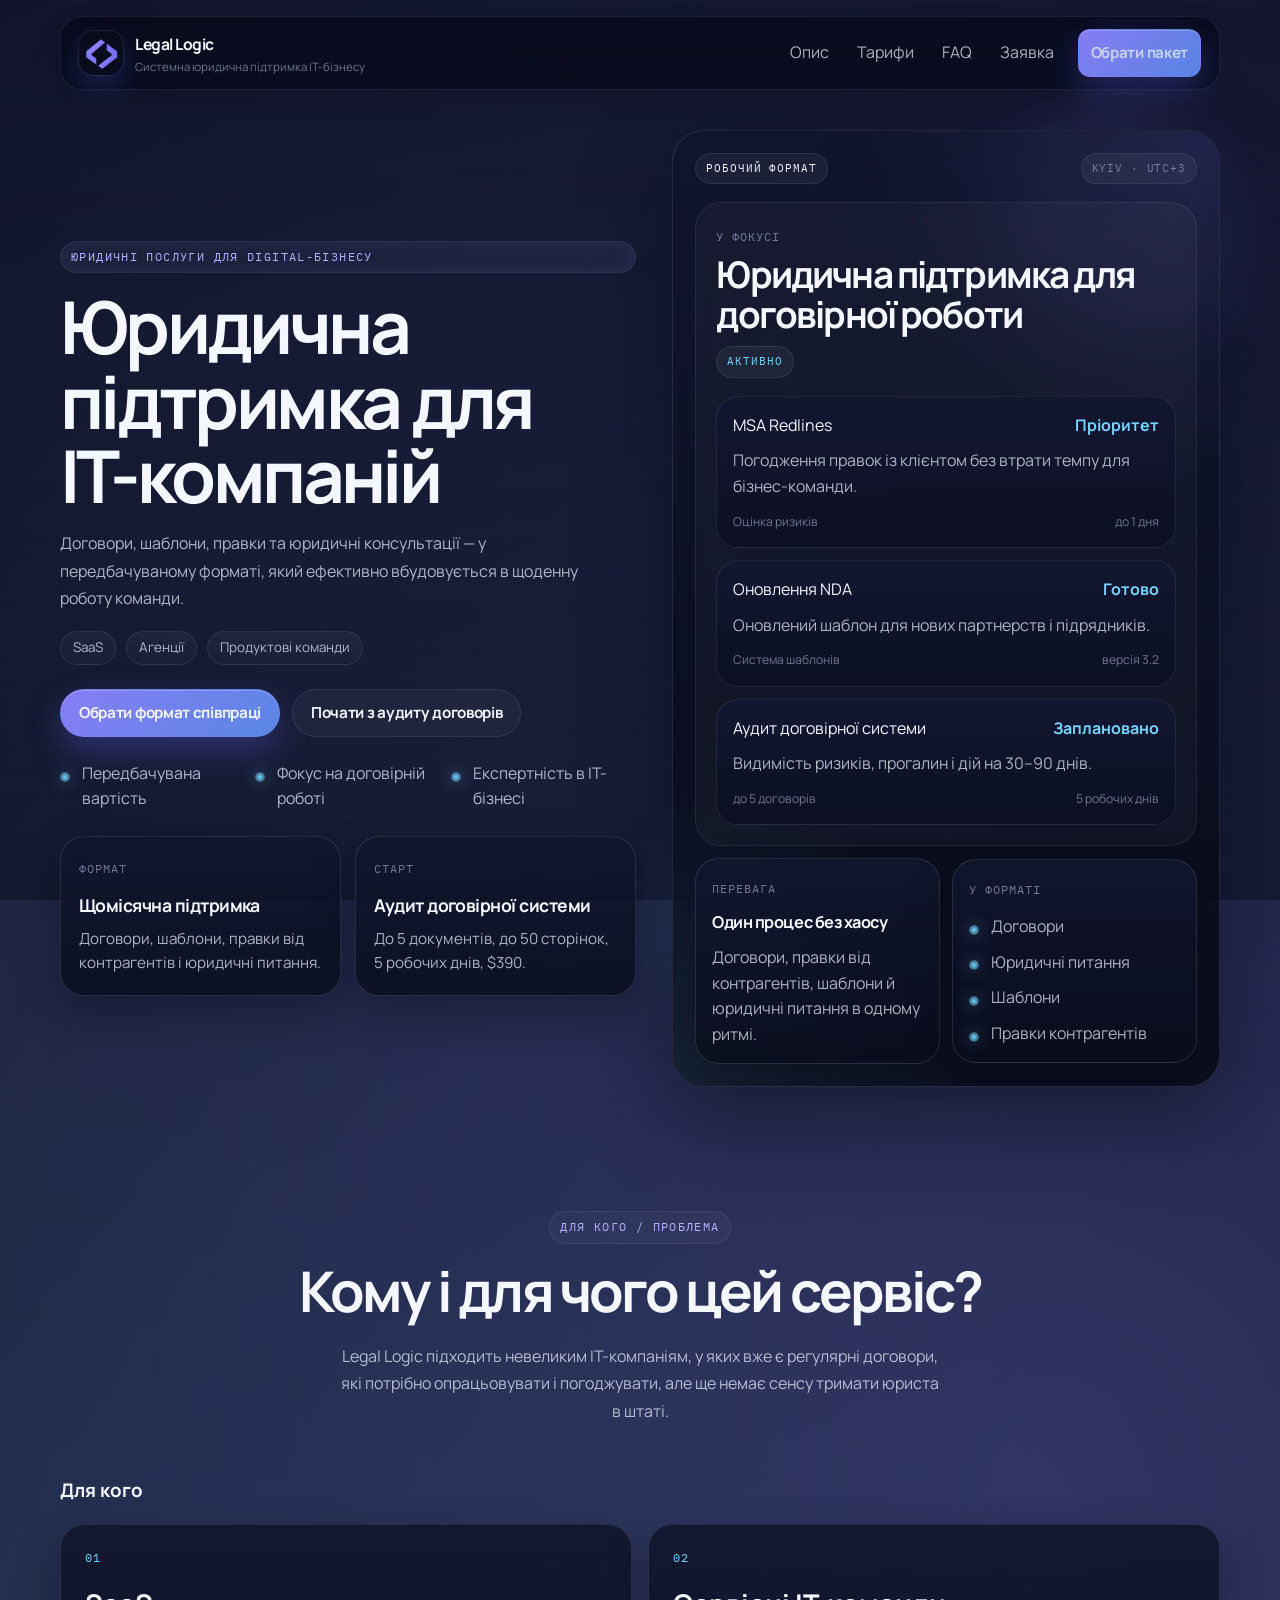
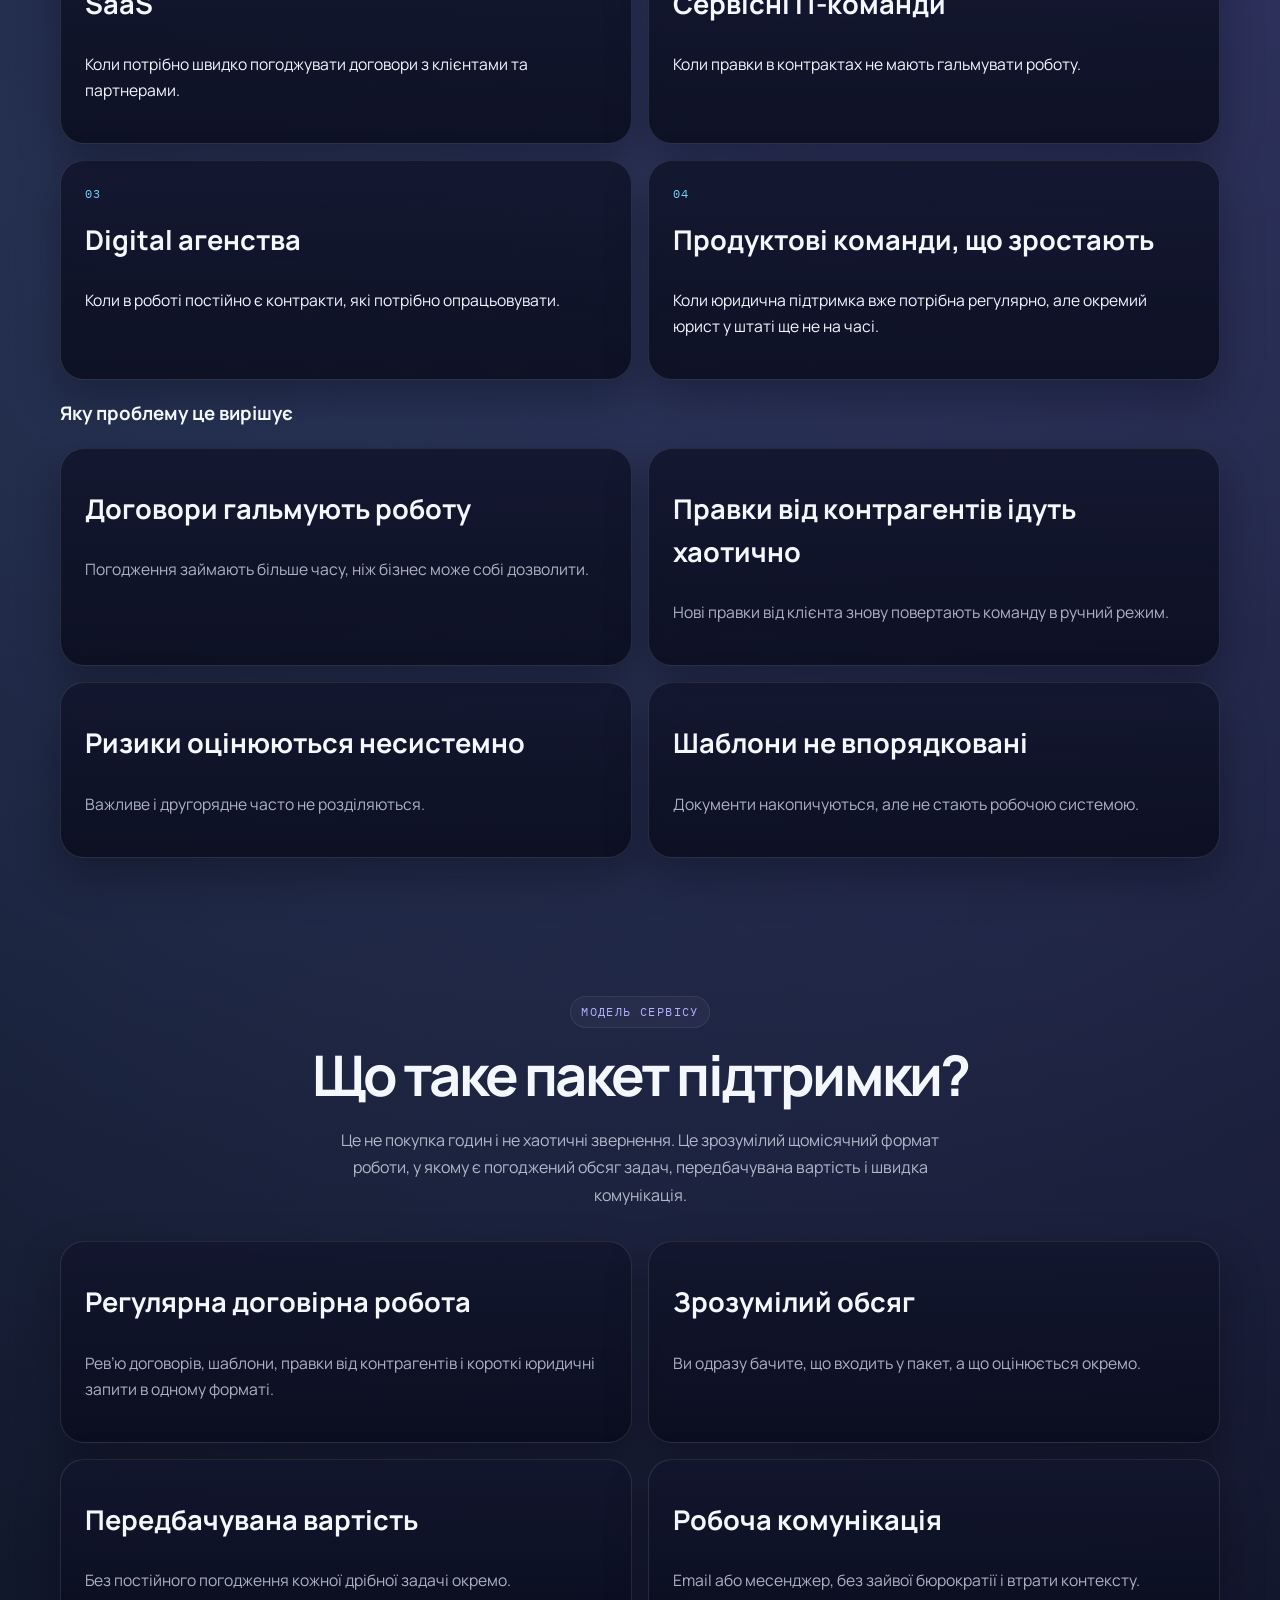
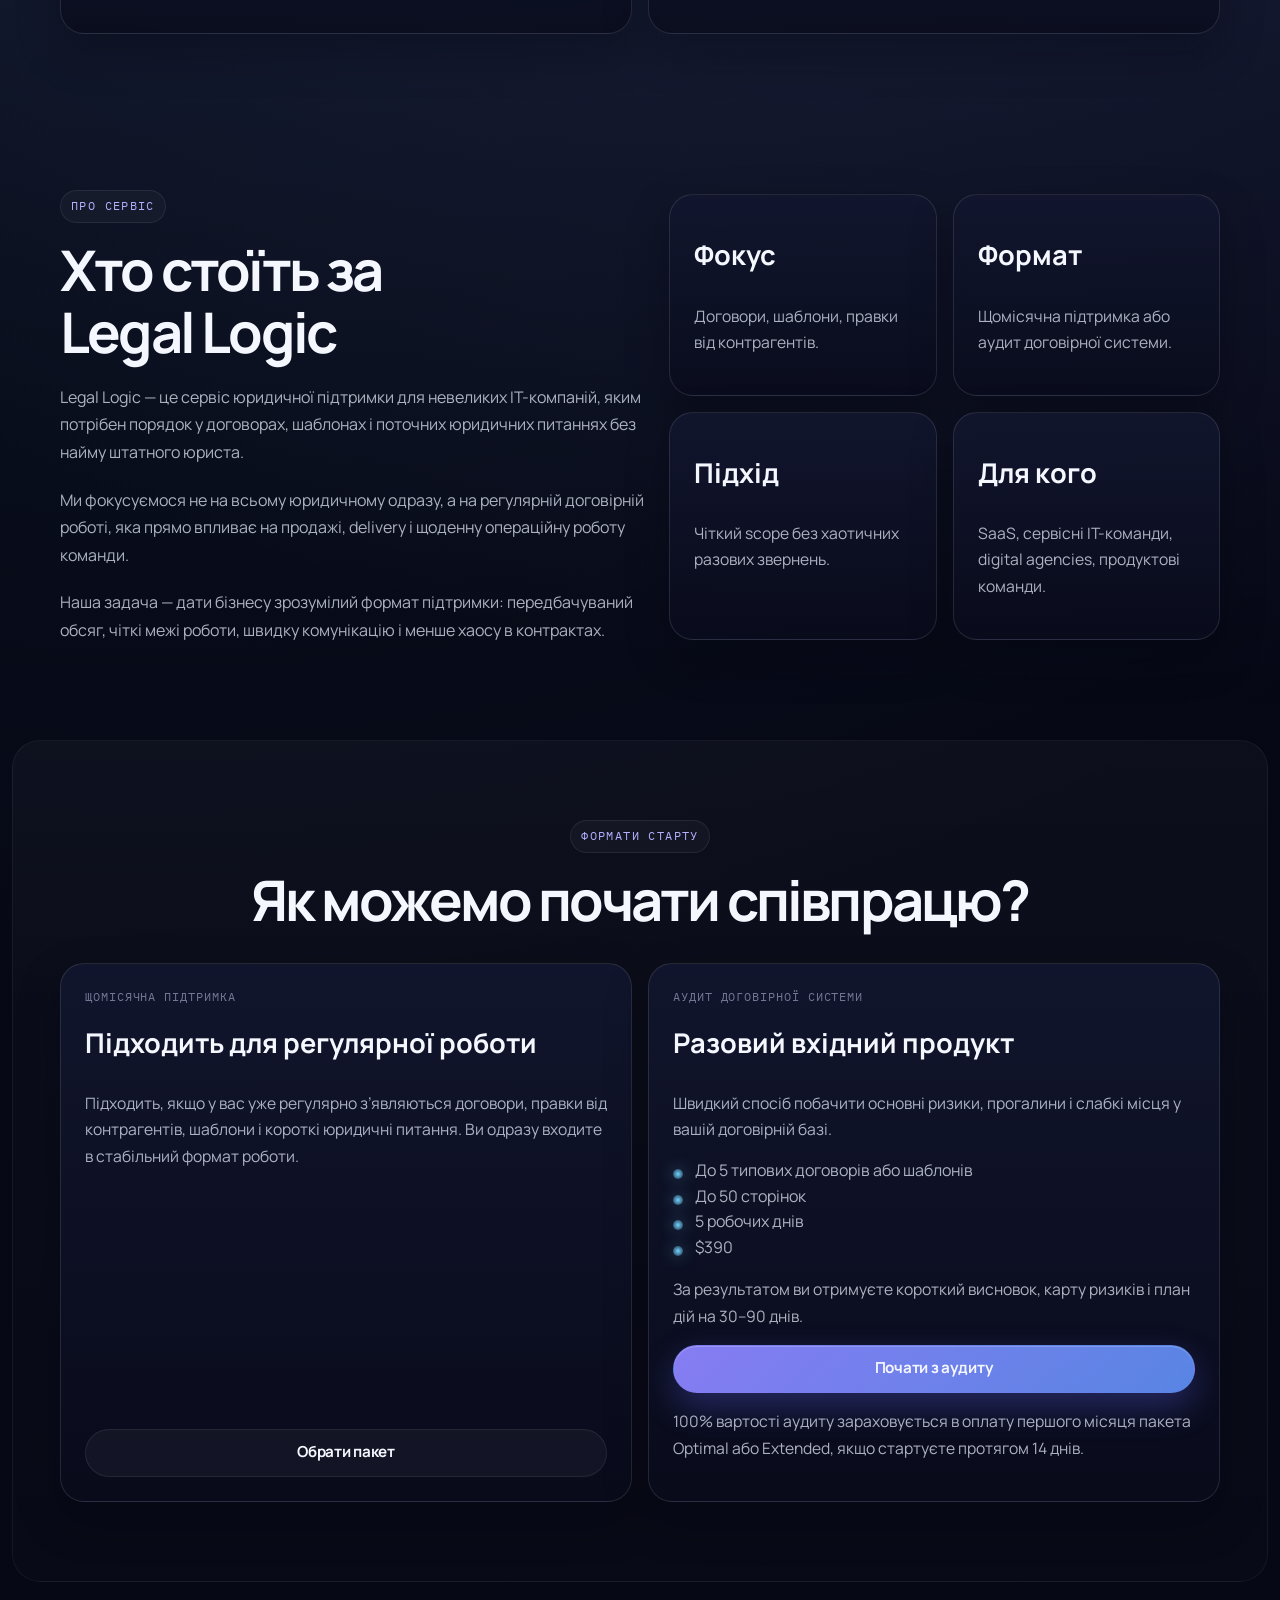
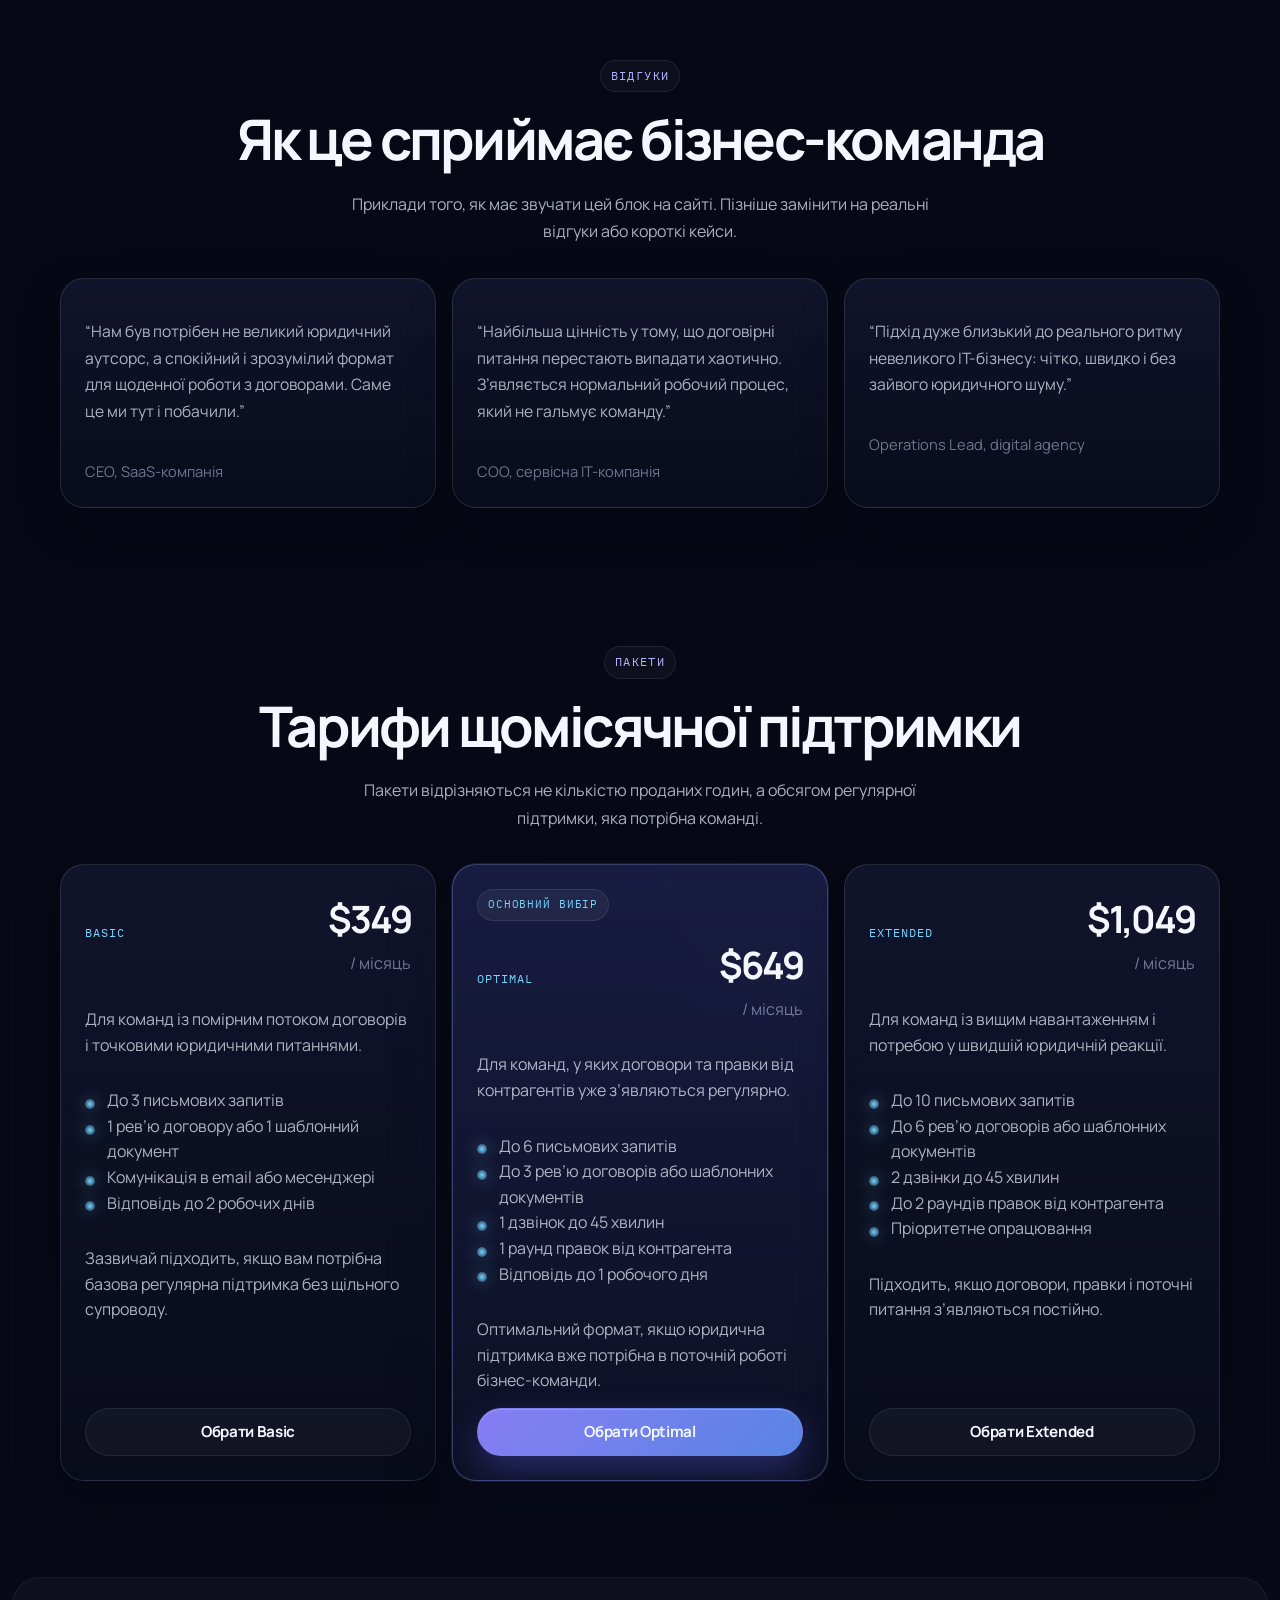
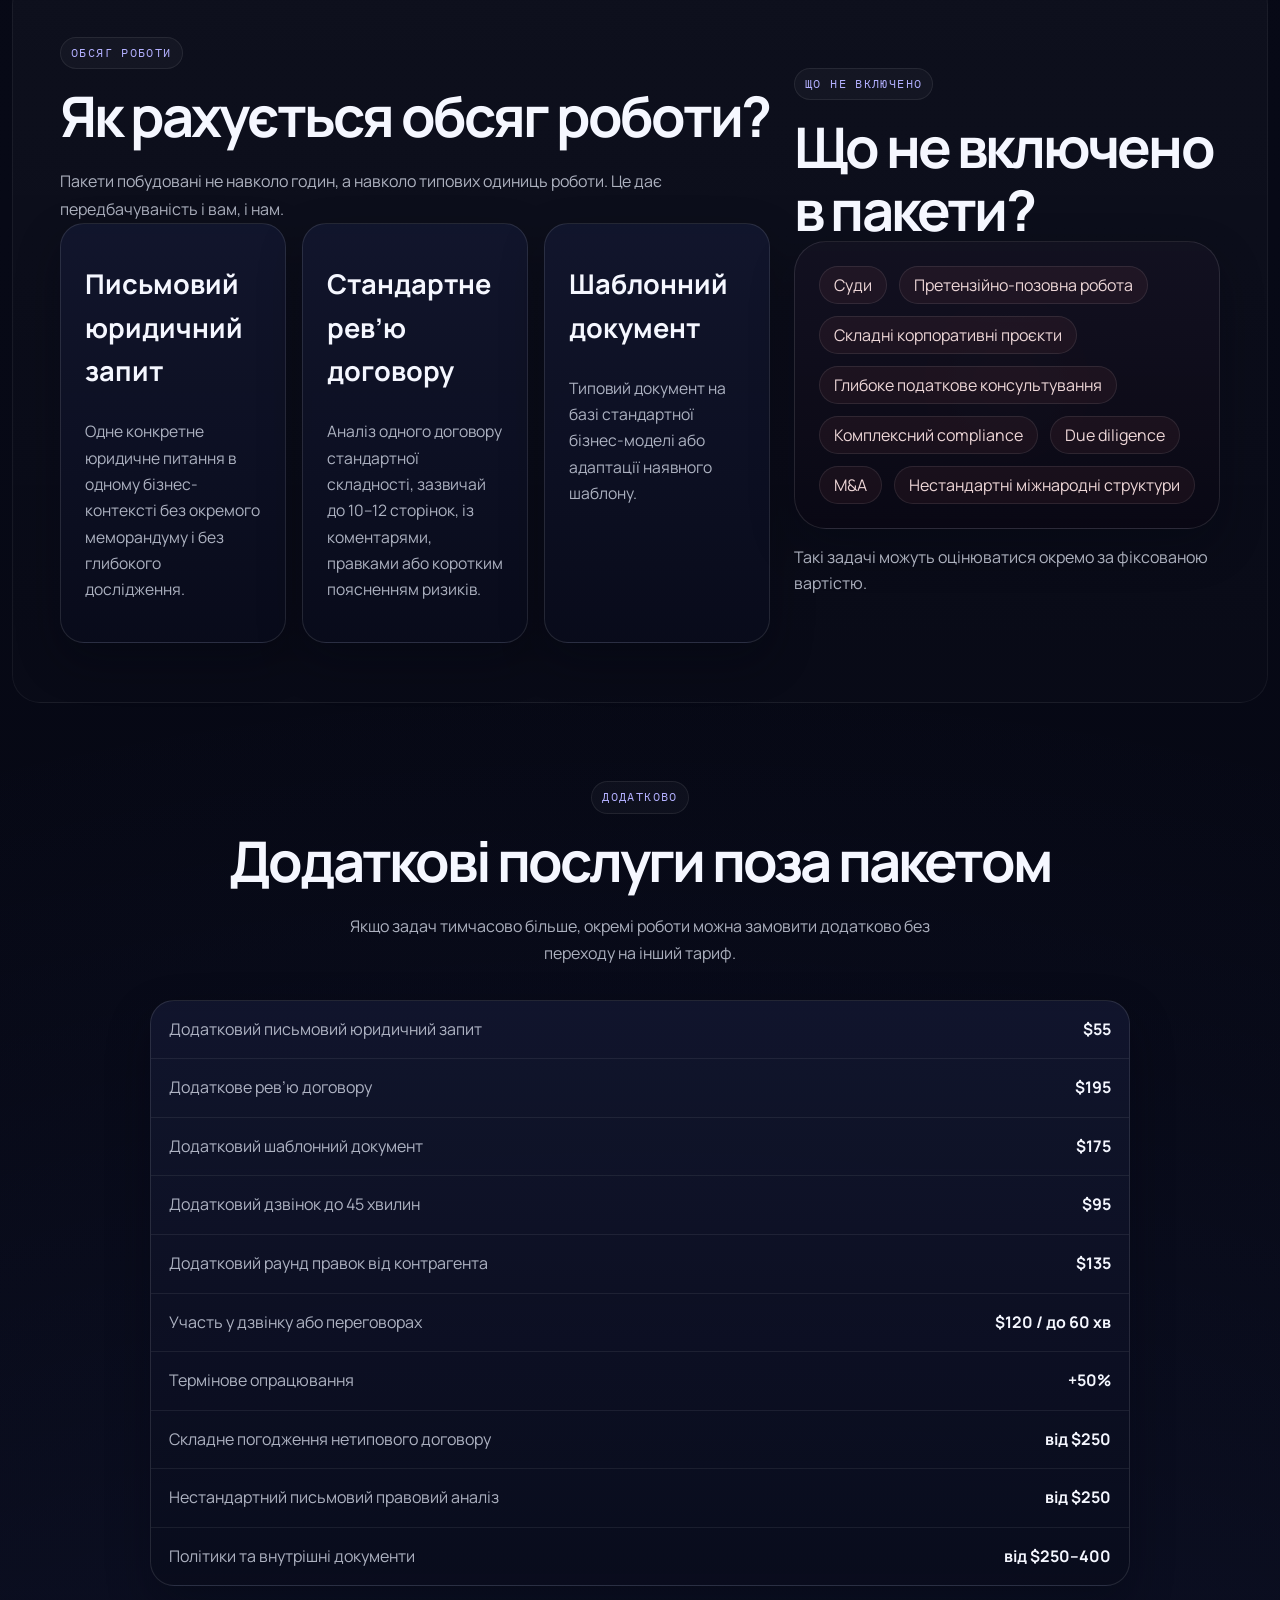
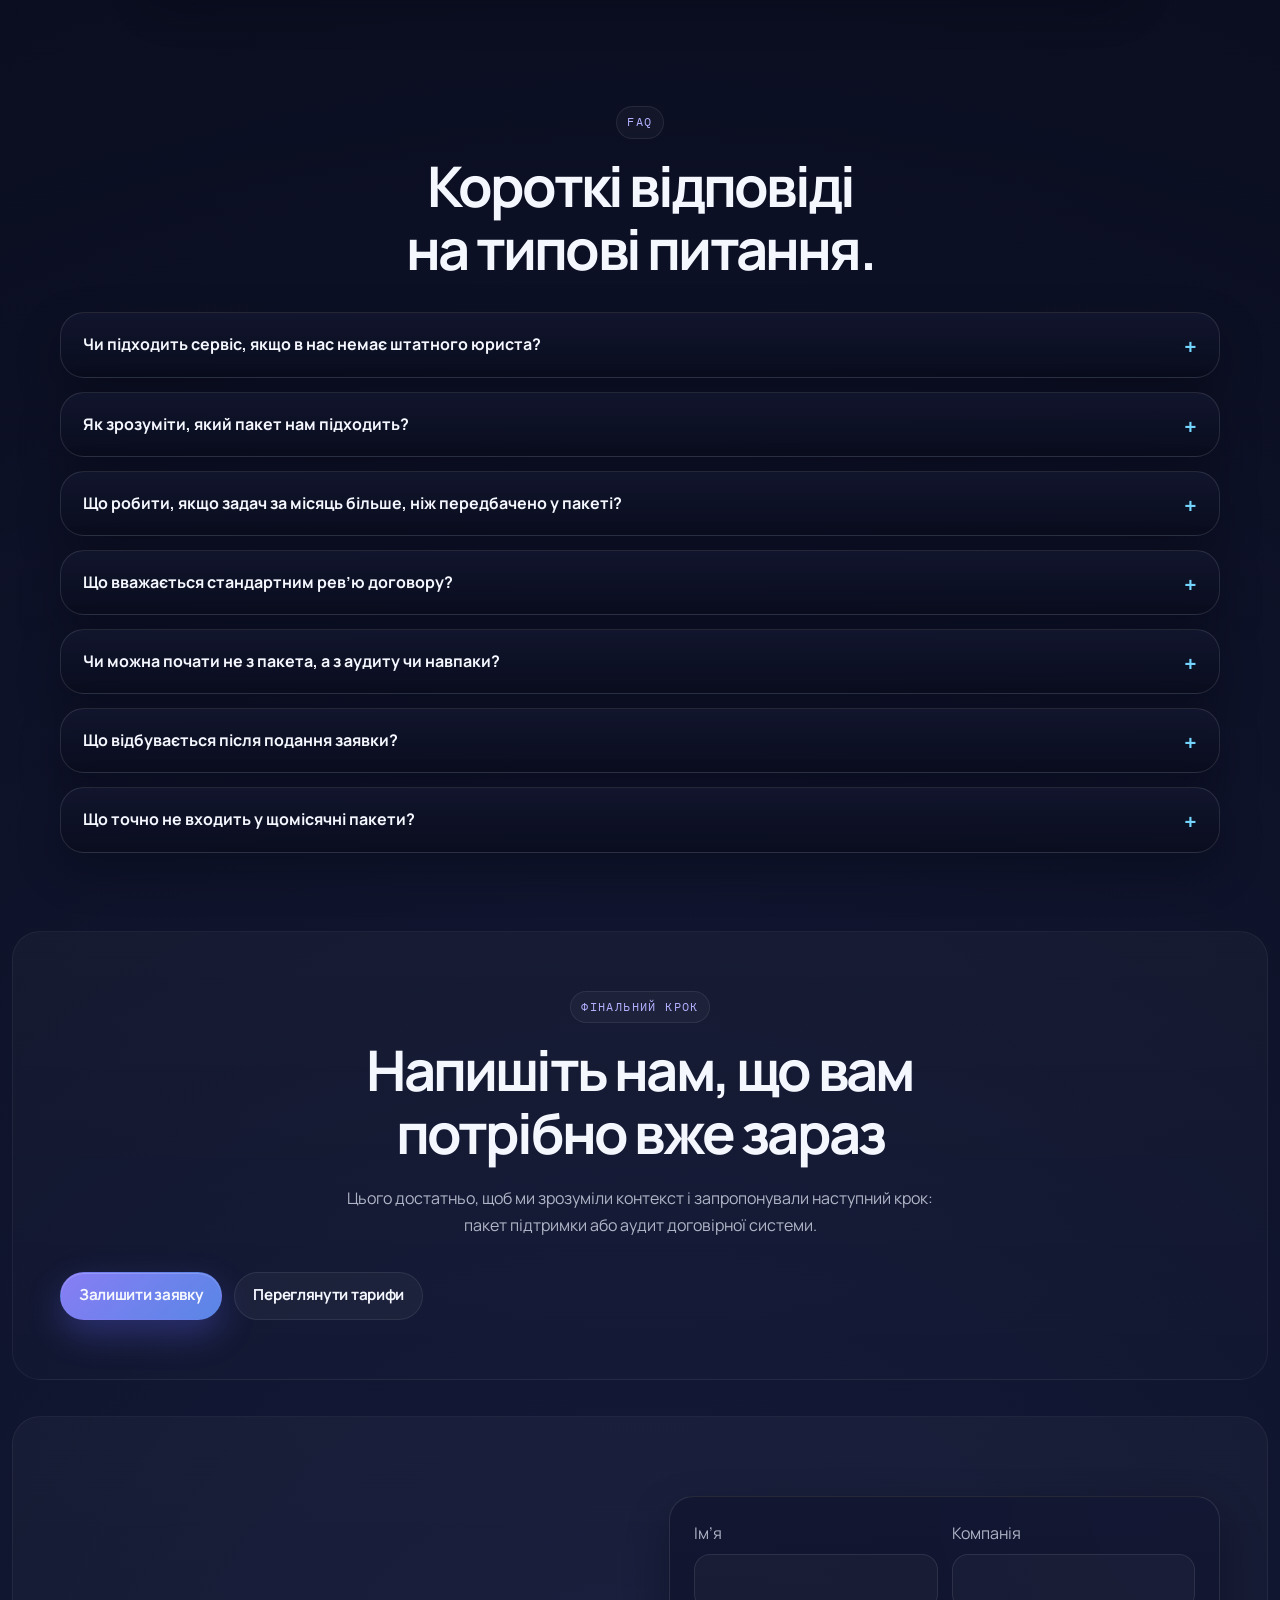
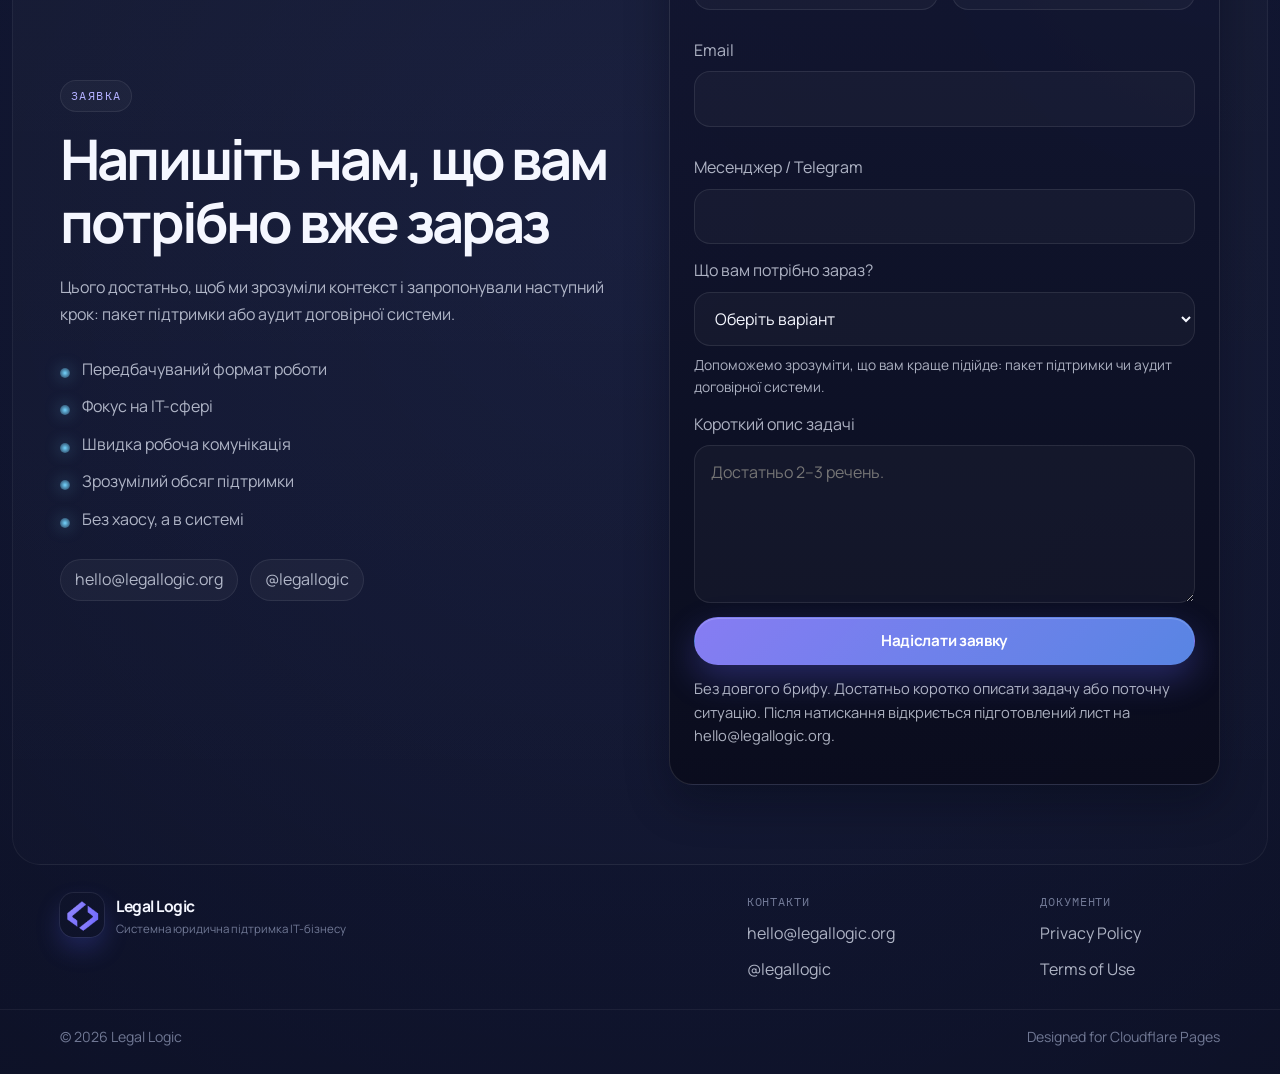
<file: index.html>
<!DOCTYPE html>
<html lang="uk">
  <head>
    <meta charset="UTF-8" />
    <meta name="viewport" content="width=device-width, initial-scale=1.0" />
    <title>Legal Logic — юридична підтримка для IT-компаній</title>
    <meta
      name="description"
      content="Legal Logic — юридична підтримка для невеликих IT-компаній: договори, правки від контрагентів, шаблони документів, аудит договірної системи та передбачувані щомісячні пакети."
    />
    <meta
      name="keywords"
      content="Legal Logic, юридична підтримка, IT-компанії, договори, аудит договірної системи, щомісячна підтримка"
    />
    <meta name="theme-color" content="#060816" />
    <meta property="og:title" content="Legal Logic — юридична підтримка для IT-компаній" />
    <meta
      property="og:description"
      content="Юридична підтримка для IT-компаній: договірна робота, аудит договірної системи, щомісячні пакети та передбачуваний формат."
    />
    <meta property="og:type" content="website" />
    <meta property="og:image" content="./assets/legallogic-logo.png" />
    <meta property="og:locale" content="uk_UA" />
    <link rel="preconnect" href="https://fonts.googleapis.com" />
    <link rel="preconnect" href="https://fonts.gstatic.com" crossorigin />
    <link
      href="https://fonts.googleapis.com/css2?family=Manrope:wght@200..800&family=IBM+Plex+Mono:wght@400;500&display=swap"
      rel="stylesheet"
    />
    <link rel="icon" type="image/png" href="./assets/legallogic-logo.png" />
    <link rel="stylesheet" href="./styles.css" />
  </head>
  <body>
    <a class="skip-link" href="#main">Перейти до основного контенту</a>

    <div class="site-shell">
      <header class="site-header" data-header>
        <div class="container">
          <div class="nav-shell">
            <a class="brand" href="#top" aria-label="Legal Logic">
              <span class="brand-mark">
                <img src="./assets/legallogic-logo.png" alt="Логотип Legal Logic" />
              </span>
              <span class="brand-copy">
                <strong>Legal Logic</strong>
                <span>Системна юридична підтримка IT-бізнесу</span>
              </span>
            </a>

            <button
              class="nav-toggle"
              type="button"
              aria-label="Відкрити меню"
              aria-expanded="false"
              aria-controls="site-nav"
              data-nav-toggle
            >
              <span></span>
              <span></span>
            </button>

            <nav class="site-nav" id="site-nav" data-nav>
              <a href="#audience">Опис</a>
              <a href="#pricing">Тарифи</a>
              <a href="#faq">FAQ</a>
              <a href="#contact">Заявка</a>
              <a class="button button-primary button-nav" href="#start">Обрати пакет</a>
            </nav>
          </div>
        </div>
      </header>

      <main id="main">
        <section class="hero" id="top">
          <div class="container hero-grid">
            <div class="hero-copy" data-reveal>
              <div class="eyebrow eyebrow-glow">Юридичні послуги для digital-бізнесу</div>
              <h1>Юридична підтримка для IT-компаній</h1>
              <p class="hero-lead">
                Договори, шаблони, правки та юридичні консультації — у передбачуваному
                форматі, який ефективно вбудовується в щоденну роботу команди.
              </p>

              <div class="hero-trust" aria-label="Формати бізнесів">
                <span>SaaS</span>
                <span>Агенції</span>
                <span>Продуктові команди</span>
              </div>

              <div class="hero-actions">
                <a class="button button-primary" href="#start">Обрати формат співпраці</a>
                <a class="button button-secondary" href="#start">Почати з аудиту договорів</a>
              </div>

              <ul class="hero-points" aria-label="Ключові переваги">
                <li>Передбачувана вартість</li>
                <li>Фокус на договірній роботі</li>
                <li>Експертність в IT-бізнесі</li>
              </ul>

              <div class="hero-mini-grid">
                <article class="mini-card">
                  <span class="mini-label">Формат</span>
                  <strong>Щомісячна підтримка</strong>
                  <p>Договори, шаблони, правки від контрагентів і юридичні питання.</p>
                </article>
                <article class="mini-card">
                  <span class="mini-label">Старт</span>
                  <strong>Аудит договірної системи</strong>
                  <p>До 5 документів, до 50 сторінок, 5 робочих днів, $390.</p>
                </article>
              </div>
            </div>

            <div class="hero-stage" data-reveal>
              <div class="aurora aurora-a"></div>
              <div class="aurora aurora-b"></div>

              <div class="glass-stage">
                <div class="stage-topbar">
                  <span class="stage-chip">Робочий формат</span>
                  <span class="stage-chip muted">Kyiv · UTC+3</span>
                </div>

                <div class="stage-panel stage-panel-primary">
                  <div class="stage-panel-head">
                    <div>
                      <span class="micro-label">У фокусі</span>
                      <h2>Юридична підтримка для договірної роботи</h2>
                    </div>
                    <span class="status-pill">Активно</span>
                  </div>

                  <div class="matter-list">
                    <article class="matter-card">
                      <div class="matter-card-head">
                        <span>MSA Redlines</span>
                        <strong>Пріоритет</strong>
                      </div>
                      <p>Погодження правок із клієнтом без втрати темпу для бізнес-команди.</p>
                      <div class="matter-meta">
                        <span>Оцінка ризиків</span>
                        <span>до 1 дня</span>
                      </div>
                    </article>

                    <article class="matter-card">
                      <div class="matter-card-head">
                        <span>Оновлення NDA</span>
                        <strong>Готово</strong>
                      </div>
                      <p>Оновлений шаблон для нових партнерств і підрядників.</p>
                      <div class="matter-meta">
                        <span>Система шаблонів</span>
                        <span>версія 3.2</span>
                      </div>
                    </article>

                    <article class="matter-card">
                      <div class="matter-card-head">
                        <span>Аудит договірної системи</span>
                        <strong>Заплановано</strong>
                      </div>
                      <p>Видимість ризиків, прогалин і дій на 30–90 днів.</p>
                      <div class="matter-meta">
                        <span>до 5 договорів</span>
                        <span>5 робочих днів</span>
                      </div>
                    </article>
                  </div>
                </div>

                <div class="stage-rail">
                  <article class="signal-card">
                    <span class="micro-label">Перевага</span>
                    <strong>Один процес без хаосу</strong>
                    <p>Договори, правки від контрагентів, шаблони й юридичні питання в одному ритмі.</p>
                  </article>

                  <article class="signal-card">
                    <span class="micro-label">У форматі</span>
                    <ul class="signal-list">
                      <li>Договори</li>
                      <li>Юридичні питання</li>
                      <li>Шаблони</li>
                      <li>Правки контрагентів</li>
                    </ul>
                  </article>
                </div>
              </div>
            </div>
          </div>
        </section>

        <section class="section section-compact" id="audience">
          <div class="container">
            <div class="section-heading" data-reveal>
              <span class="eyebrow">Для кого / Проблема</span>
              <h2>Кому і для чого цей сервіс?</h2>
              <p>
                Legal Logic підходить невеликим IT-компаніям, у яких вже є регулярні договори,
                які потрібно опрацьовувати і погоджувати, але ще немає сенсу тримати юриста в штаті.
              </p>
            </div>

            <div class="section-heading section-heading-left" data-reveal>
              <h3>Для кого</h3>
            </div>
            <div class="audience-grid">
              <article class="feature-card" data-reveal>
                <span class="feature-index">01</span>
                <h3>SaaS</h3>
                <p>Коли потрібно швидко погоджувати договори з клієнтами та партнерами.</p>
              </article>
              <article class="feature-card" data-reveal>
                <span class="feature-index">02</span>
                <h3>Сервісні IT-команди</h3>
                <p>Коли правки в контрактах не мають гальмувати роботу.</p>
              </article>
              <article class="feature-card" data-reveal>
                <span class="feature-index">03</span>
                <h3>Digital агенства</h3>
                <p>Коли в роботі постійно є контракти, які потрібно опрацьовувати.</p>
              </article>
              <article class="feature-card" data-reveal>
                <span class="feature-index">04</span>
                <h3>Продуктові команди, що зростають</h3>
                <p>Коли юридична підтримка вже потрібна регулярно, але окремий юрист у штаті ще не на часі.</p>
              </article>
            </div>
            <div class="section-heading section-heading-left" data-reveal>
              <h3>Яку проблему це вирішує</h3>
            </div>
            <div class="problem-grid">
              <article class="problem-card">
                <h3>Договори гальмують роботу</h3>
                <p>Погодження займають більше часу, ніж бізнес може собі дозволити.</p>
              </article>
              <article class="problem-card">
                <h3>Правки від контрагентів ідуть хаотично</h3>
                <p>Нові правки від клієнта знову повертають команду в ручний режим.</p>
              </article>
              <article class="problem-card">
                <h3>Ризики оцінюються несистемно</h3>
                <p>Важливе і другорядне часто не розділяються.</p>
              </article>
              <article class="problem-card">
                <h3>Шаблони не впорядковані</h3>
                <p>Документи накопичуються, але не стають робочою системою.</p>
              </article>
            </div>
          </div>
        </section>

        <section class="section" id="package-model">
          <div class="container">
            <div class="section-heading" data-reveal>
              <span class="eyebrow">Модель сервісу</span>
              <h2>Що таке пакет підтримки?</h2>
              <p>
                Це не покупка годин і не хаотичні звернення. Це зрозумілий щомісячний формат
                роботи, у якому є погоджений обсяг задач, передбачувана вартість і швидка комунікація.
              </p>
            </div>
            <div class="process-grid">
              <article class="process-card" data-reveal>
                <h3>Регулярна договірна робота</h3>
                <p>Рев’ю договорів, шаблони, правки від контрагентів і короткі юридичні запити в одному форматі.</p>
              </article>
              <article class="process-card" data-reveal>
                <h3>Зрозумілий обсяг</h3>
                <p>Ви одразу бачите, що входить у пакет, а що оцінюється окремо.</p>
              </article>
              <article class="process-card" data-reveal>
                <h3>Передбачувана вартість</h3>
                <p>Без постійного погодження кожної дрібної задачі окремо.</p>
              </article>
              <article class="process-card" data-reveal>
                <h3>Робоча комунікація</h3>
                <p>Email або месенджер, без зайвої бюрократії і втрати контексту.</p>
              </article>
            </div>
          </div>
        </section>
        <section class="section" id="about">
          <div class="container split-section">
            <div class="split-copy" data-reveal>
              <div class="section-heading section-heading-left">
                <span class="eyebrow">Про сервіс</span>
                <h2>Хто стоїть за Legal Logic</h2>
                <p>
                  Legal Logic — це сервіс юридичної підтримки для невеликих IT-компаній, яким
                  потрібен порядок у договорах, шаблонах і поточних юридичних питаннях без найму штатного юриста.
                </p>
                <p>
                  Ми фокусуємося не на всьому юридичному одразу, а на регулярній договірній роботі,
                  яка прямо впливає на продажі, delivery і щоденну операційну роботу команди.
                </p>
                <p>
                  Наша задача — дати бізнесу зрозумілий формат підтримки: передбачуваний обсяг,
                  чіткі межі роботи, швидку комунікацію і менше хаосу в контрактах.
                </p>
              </div>
            </div>
            <div class="split-visual" data-reveal>
              <div class="about-grid">
                <article class="principle-card">
                  <h3>Фокус</h3>
                  <p>Договори, шаблони, правки від контрагентів.</p>
                </article>
                <article class="principle-card">
                  <h3>Формат</h3>
                  <p>Щомісячна підтримка або аудит договірної системи.</p>
                </article>
                <article class="principle-card">
                  <h3>Підхід</h3>
                  <p>Чіткий scope без хаотичних разових звернень.</p>
                </article>
                <article class="principle-card">
                  <h3>Для кого</h3>
                  <p>SaaS, сервісні IT-команди, digital agencies, продуктові команди.</p>
                </article>
              </div>
            </div>
          </div>
        </section>
        <section class="section section-surface section-large" id="start">
          <div class="container">
            <div class="section-heading" data-reveal>
              <span class="eyebrow">Формати старту</span>
              <h2>Як можемо почати співпрацю?</h2>
            </div>
            <div class="decision-grid">
              <article class="decision-card" data-reveal>
                <span class="micro-label">Щомісячна підтримка</span>
                <h3>Підходить для регулярної роботи</h3>
                <p>Підходить, якщо у вас уже регулярно з’являються договори, правки від контрагентів, шаблони і короткі юридичні питання. Ви одразу входите в стабільний формат роботи.</p>
                <a class="button button-secondary" href="#pricing">Обрати пакет</a>
              </article>
              <article class="decision-card" data-reveal>
                <span class="micro-label">Аудит договірної системи</span>
                <h3>Разовий вхідний продукт</h3>
                <p>Швидкий спосіб побачити основні ризики, прогалини і слабкі місця у вашій договірній базі.</p>
                <ul class="stack-list">
                  <li>До 5 типових договорів або шаблонів</li>
                  <li>До 50 сторінок</li>
                  <li>5 робочих днів</li>
                  <li>$390</li>
                </ul>
                <p>За результатом ви отримуєте короткий висновок, карту ризиків і план дій на 30–90 днів.</p>
                <a class="button button-primary" href="#contact">Почати з аудиту</a>
                <p class="caption">
                  100% вартості аудиту зараховується в оплату першого місяця пакета Optimal або Extended, якщо стартуєте протягом 14 днів.
                </p>
              </article>
            </div>
          </div>
        </section>

        <section class="section section-compact" id="testimonials">
          <div class="container">
            <div class="section-heading" data-reveal>
              <span class="eyebrow">Відгуки</span>
              <h2>Як це сприймає бізнес-команда</h2>
              <p>Приклади того, як має звучати цей блок на сайті. Пізніше замінити на реальні відгуки або короткі кейси.</p>
            </div>
            <div class="testimonial-grid">
              <blockquote class="testimonial-card" data-reveal>
                <p>“Нам був потрібен не великий юридичний аутсорс, а спокійний і зрозумілий формат для щоденної роботи з договорами. Саме це ми тут і побачили.”</p>
                <footer>CEO, SaaS-компанія</footer>
              </blockquote>
              <blockquote class="testimonial-card" data-reveal>
                <p>“Найбільша цінність у тому, що договірні питання перестають випадати хаотично. З’являється нормальний робочий процес, який не гальмує команду.”</p>
                <footer>COO, сервісна IT-компанія</footer>
              </blockquote>
              <blockquote class="testimonial-card" data-reveal>
                <p>“Підхід дуже близький до реального ритму невеликого IT-бізнесу: чітко, швидко і без зайвого юридичного шуму.”</p>
                <footer>Operations Lead, digital agency</footer>
              </blockquote>
            </div>
          </div>
        </section>

        <section class="section" id="pricing">
          <div class="container">
            <div class="section-heading" data-reveal>
              <span class="eyebrow">Пакети</span>
              <h2>Тарифи щомісячної підтримки</h2>
              <p>
                Пакети відрізняються не кількістю проданих годин, а обсягом регулярної підтримки,
                яка потрібна команді.
              </p>
            </div>

            <div class="pricing-grid">
              <article class="pricing-card" data-reveal>
                <div class="pricing-card-head">
                  <span class="plan-name">Basic</span>
                  <div class="plan-price">
                    <strong>$349</strong>
                    <span>/ місяць</span>
                  </div>
                </div>
                <p>Для команд із помірним потоком договорів і точковими юридичними питаннями.</p>
                <ul class="stack-list">
                  <li>До 3 письмових запитів</li>
                  <li>1 рев’ю договору або 1 шаблонний документ</li>
                  <li>Комунікація в email або месенджері</li>
                  <li>Відповідь до 2 робочих днів</li>
                </ul>
                <p class="caption">Зазвичай підходить, якщо вам потрібна базова регулярна підтримка без щільного супроводу.</p>
                <a class="button button-secondary button-block" href="#contact">Обрати Basic</a>
              </article>

              <article class="pricing-card featured" data-reveal>
                <div class="pricing-badge">Основний вибір</div>
                <div class="pricing-card-head">
                  <span class="plan-name">Optimal</span>
                  <div class="plan-price">
                    <strong>$649</strong>
                    <span>/ місяць</span>
                  </div>
                </div>
                <p>Для команд, у яких договори та правки від контрагентів уже з’являються регулярно.</p>
                <ul class="stack-list">
                  <li>До 6 письмових запитів</li>
                  <li>До 3 рев’ю договорів або шаблонних документів</li>
                  <li>1 дзвінок до 45 хвилин</li>
                  <li>1 раунд правок від контрагента</li>
                  <li>Відповідь до 1 робочого дня</li>
                </ul>
                <p class="caption">Оптимальний формат, якщо юридична підтримка вже потрібна в поточній роботі бізнес-команди.</p>
                <a class="button button-primary button-block" href="#contact">Обрати Optimal</a>
              </article>

              <article class="pricing-card" data-reveal>
                <div class="pricing-card-head">
                  <span class="plan-name">Extended</span>
                  <div class="plan-price">
                    <strong>$1,049</strong>
                    <span>/ місяць</span>
                  </div>
                </div>
                <p>Для команд із вищим навантаженням і потребою у швидшій юридичній реакції.</p>
                <ul class="stack-list">
                  <li>До 10 письмових запитів</li>
                  <li>До 6 рев’ю договорів або шаблонних документів</li>
                  <li>2 дзвінки до 45 хвилин</li>
                  <li>До 2 раундів правок від контрагента</li>
                  <li>Пріоритетне опрацювання</li>
                </ul>
                <p class="caption">Підходить, якщо договори, правки і поточні питання з’являються постійно.</p>
                <a class="button button-secondary button-block" href="#contact">Обрати Extended</a>
              </article>
            </div>
          </div>
        </section>

        <section class="section section-accent" id="scope">
          <div class="container split-section">
            <div class="split-copy" data-reveal>
              <div class="section-heading section-heading-left">
                <span class="eyebrow">Обсяг роботи</span>
                <h2>Як рахується обсяг роботи?</h2>
                <p>
                  Пакети побудовані не навколо годин, а навколо типових одиниць роботи.
                  Це дає передбачуваність і вам, і нам.
                </p>
              </div>
              <div class="scope-grid">
                <article class="scope-card" data-reveal>
                  <h3>Письмовий юридичний запит</h3>
                  <p>Одне конкретне юридичне питання в одному бізнес-контексті без окремого меморандуму і без глибокого дослідження.</p>
                </article>
                <article class="scope-card" data-reveal>
                  <h3>Стандартне рев’ю договору</h3>
                  <p>Аналіз одного договору стандартної складності, зазвичай до 10–12 сторінок, із коментарями, правками або коротким поясненням ризиків.</p>
                </article>
                <article class="scope-card" data-reveal>
                  <h3>Шаблонний документ</h3>
                  <p>Типовий документ на базі стандартної бізнес-моделі або адаптації наявного шаблону.</p>
                </article>
              </div>
            </div>
            <div class="split-visual" data-reveal>
              <div class="section-heading section-heading-left">
                <span class="eyebrow">Що не включено</span>
                <h2>Що не включено в пакети?</h2>
              </div>
              <div class="exclusion-cloud">
                <span>Суди</span>
                <span>Претензійно-позовна робота</span>
                <span>Складні корпоративні проєкти</span>
                <span>Глибоке податкове консультування</span>
                <span>Комплексний compliance</span>
                <span>Due diligence</span>
                <span>M&amp;A</span>
                <span>Нестандартні міжнародні структури</span>
              </div>
              <p class="caption">Такі задачі можуть оцінюватися окремо за фіксованою вартістю.</p>
            </div>
          </div>
        </section>

        <section class="section section-compact" id="add-ons">
          <div class="container">
            <div class="section-heading" data-reveal>
              <span class="eyebrow">Додатково</span>
              <h2>Додаткові послуги поза пакетом</h2>
              <p>Якщо задач тимчасово більше, окремі роботи можна замовити додатково без переходу на інший тариф.</p>
            </div>
            <div class="add-on-table" data-reveal>
              <div><span>Додатковий письмовий юридичний запит</span><strong>$55</strong></div>
              <div><span>Додаткове рев’ю договору</span><strong>$195</strong></div>
              <div><span>Додатковий шаблонний документ</span><strong>$175</strong></div>
              <div><span>Додатковий дзвінок до 45 хвилин</span><strong>$95</strong></div>
              <div><span>Додатковий раунд правок від контрагента</span><strong>$135</strong></div>
              <div><span>Участь у дзвінку або переговорах</span><strong>$120 / до 60 хв</strong></div>
              <div><span>Термінове опрацювання</span><strong>+50%</strong></div>
              <div><span>Складне погодження нетипового договору</span><strong>від $250</strong></div>
              <div><span>Нестандартний письмовий правовий аналіз</span><strong>від $250</strong></div>
              <div><span>Політики та внутрішні документи</span><strong>від $250–400</strong></div>
            </div>
          </div>
        </section>

        <section class="section section-compact" id="faq">
          <div class="container">
            <div class="section-heading" data-reveal>
              <span class="eyebrow">FAQ</span>
              <h2>Короткі відповіді на типові питання.</h2>
            </div>

            <div class="faq-list" data-reveal>
              <details class="faq-item">
                <summary>Чи підходить сервіс, якщо в нас немає штатного юриста?</summary>
                <p>
                  Так. Саме для таких команд він і створений: коли юридична підтримка вже
                  потрібна регулярно, але окремий юрист у штаті поки не є виправданим рішенням.
                </p>
              </details>
              <details class="faq-item">
                <summary>Як зрозуміти, який пакет нам підходить?</summary>
                <p>
                  Орієнтуйтеся на частоту договорів, правок від контрагентів, шаблонів і юридичних
                  питань. Якщо є сумніви, підкажемо формат після першого контакту.
                </p>
              </details>
              <details class="faq-item">
                <summary>Що робити, якщо задач за місяць більше, ніж передбачено у пакеті?</summary>
                <p>
                  Коли договори, правки від контрагентів, NDA, шаблони і короткі юридичні питання
                  вже регулярно з’являються в роботі команди.
                </p>
              </details>
              <details class="faq-item">
                <summary>Що вважається стандартним рев’ю договору?</summary>
                <p>
                  Орієнтуйтеся на частоту договорів, правок від контрагентів, шаблонів і юридичних
                  питань. Якщо є сумніви, підкажемо формат після першого контакту.
                </p>
              </details>
              <details class="faq-item">
                <summary>Чи можна почати не з пакета, а з аудиту чи навпаки?</summary>
                <p>
                  Так, можна почати з аудиту договірної системи або одразу з щомісячного пакета.
                  Обидва формати поєднуються залежно від вашої поточної задачі.
                </p>
              </details>
              <details class="faq-item">
                <summary>Що відбувається після подання заявки?</summary>
                <p>
                  Ми уточнюємо контекст і пропонуємо наступний крок: пакет підтримки або аудит
                  договірної системи. Далі узгоджуємо старт і формат комунікації.
                </p>
              </details>
              <details class="faq-item">
                <summary>Що точно не входить у щомісячні пакети?</summary>
                <p>
                  Не входять суди, претензійно-позовна робота, складні корпоративні проєкти,
                  глибоке податкове консультування, комплексний compliance, due diligence,
                  M&amp;A та нестандартні міжнародні структури.
                </p>
              </details>
            </div>
          </div>
        </section>
        <section class="section section-surface" id="cta">
          <div class="container">
            <div class="section-heading" data-reveal>
              <span class="eyebrow">Фінальний крок</span>
              <h2>Напишіть нам, що вам потрібно вже зараз</h2>
              <p>
                Цього достатньо, щоб ми зрозуміли контекст і запропонували наступний крок:
                пакет підтримки або аудит договірної системи.
              </p>
            </div>
            <div class="hero-actions" data-reveal>
              <a class="button button-primary" href="#contact">Залишити заявку</a>
              <a class="button button-secondary" href="#pricing">Переглянути тарифи</a>
            </div>
          </div>
        </section>

        <section class="section section-contact section-large" id="contact">
          <div class="container split-section">
            <div class="split-copy" data-reveal>
              <div class="section-heading section-heading-left">
                <span class="eyebrow">Заявка</span>
                <h2>Напишіть нам, що вам потрібно вже зараз</h2>
                <p>
                  Цього достатньо, щоб ми зрозуміли контекст і запропонували наступний крок:
                  пакет підтримки або аудит договірної системи.
                </p>
              </div>

              <ul class="benefit-list">
                <li>Передбачуваний формат роботи</li>
                <li>Фокус на IT-сфері</li>
                <li>Швидка робоча комунікація</li>
                <li>Зрозумілий обсяг підтримки</li>
                <li>Без хаосу, а в системі</li>
              </ul>

              <div class="contact-pills">
                <a href="mailto:hello@legallogic.org">hello@legallogic.org</a>
                <a href="https://t.me/legallogic" target="_blank" rel="noreferrer">@legallogic</a>
              </div>
            </div>

            <div class="split-visual" data-reveal>
              <form class="contact-form" data-contact-form>
                <div class="form-grid">
                  <label>
                    <span>Ім’я</span>
                    <input type="text" name="name" autocomplete="name" required />
                  </label>
                  <label>
                    <span>Компанія</span>
                    <input type="text" name="company" autocomplete="organization" />
                  </label>
                  <label>
                    <span>Email</span>
                    <input type="email" name="email" autocomplete="email" required />
                  </label>
                  <label>
                    <span>Месенджер / Telegram</span>
                    <input type="text" name="messenger" autocomplete="off" />
                  </label>
                </div>

                <label>
                  <span>Що вам потрібно зараз?</span>
                  <select name="requestType" required>
                    <option value="">Оберіть варіант</option>
                    <option value="Щомісячна підтримка">Щомісячна підтримка</option>
                    <option value="Аудит договірної системи">Аудит договірної системи</option>
                    <option value="Потрібна допомога з вибором">Потрібна допомога з вибором</option>
                    <option value="Інше">Інше</option>
                  </select>
                  <small>Допоможемо зрозуміти, що вам краще підійде: пакет підтримки чи аудит договірної системи.</small>
                </label>

                <label>
                  <span>Короткий опис задачі</span>
                  <textarea
                    name="details"
                    rows="5"
                    placeholder="Достатньо 2–3 речень."
                    required
                  ></textarea>
                </label>

                <label class="honeypot" aria-hidden="true">
                  <span>Website</span>
                  <input type="text" name="website" tabindex="-1" autocomplete="off" />
                </label>

                <button class="button button-primary button-block" type="submit">
                  Надіслати заявку
                </button>

                <p class="form-note">
                  Без довгого брифу. Достатньо коротко описати задачу або поточну ситуацію.
                  Після натискання відкриється підготовлений лист на
                  <a href="mailto:hello@legallogic.org">hello@legallogic.org</a>.
                </p>
                <p class="form-status" data-form-status aria-live="polite"></p>
              </form>
            </div>
          </div>
        </section>
      </main>

      <footer class="site-footer">
        <div class="container footer-shell">
          <div class="footer-brand">
            <a class="brand" href="#top" aria-label="Legal Logic">
              <span class="brand-mark">
                <img src="./assets/legallogic-logo.png" alt="" />
              </span>
              <span class="brand-copy">
                <strong>Legal Logic</strong>
                <span>Системна юридична підтримка IT-бізнесу</span>
              </span>
            </a>
          </div>

          <div class="footer-links">
            <div>
              <span class="footer-title">Контакти</span>
              <a href="mailto:hello@legallogic.org">hello@legallogic.org</a>
              <a href="https://t.me/legallogic" target="_blank" rel="noreferrer">@legallogic</a>
            </div>
            <div>
              <span class="footer-title">Документи</span>
              <a href="./privacy.html">Privacy Policy</a>
              <a href="./terms.html">Terms of Use</a>
            </div>
          </div>
        </div>
        <div class="footer-meta">
          <div class="container">
            <span>© <span data-year></span> Legal Logic</span>
            <span>Designed for Cloudflare Pages</span>
          </div>
        </div>
      </footer>
    </div>

    <script src="./script.js"></script>
  </body>
</html>
</file>
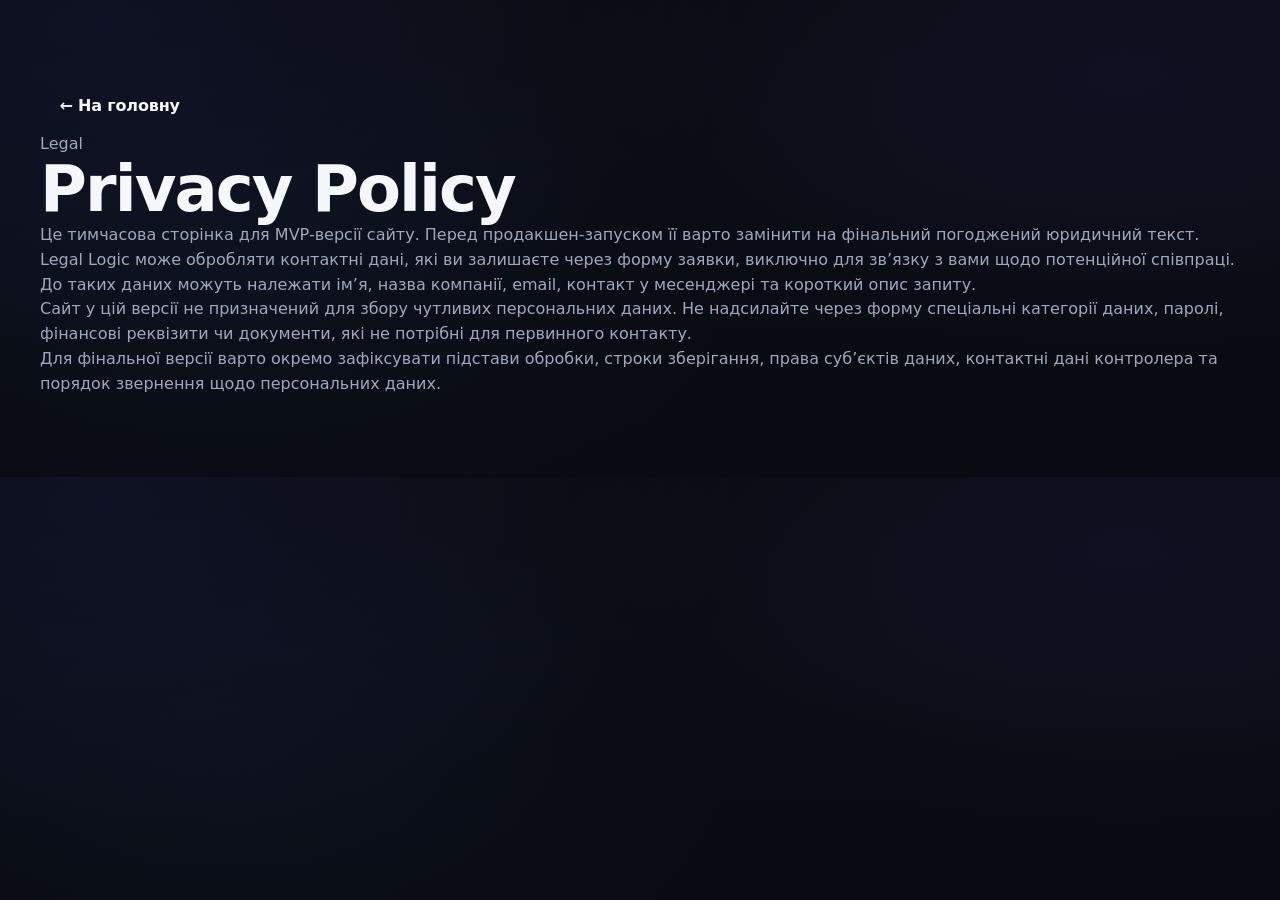
<file: privacy-policy.html>
<!doctype html>
<html lang="uk">
  <head>
    <meta charset="utf-8">
    <meta name="viewport" content="width=device-width, initial-scale=1">
    <title>Privacy Policy — Legal Logic</title>
    <meta name="description" content="Політика конфіденційності Legal Logic.">
    <link rel="canonical" href="https://legallogic.org/privacy-policy">
    <link rel="stylesheet" href="/main.css">
  </head>
  <body>
    <main class="section legal-page">
      <div class="container legal-container">
        <a class="button button-light legal-back" href="/">← На головну</a>
        <div class="section-intro section-intro-left">
          <p class="section-kicker">Legal</p>
          <h1 class="legal-title">Privacy Policy</h1>
          <p>Це тимчасова сторінка для MVP-версії сайту. Перед продакшен-запуском її варто замінити на фінальний погоджений юридичний текст.</p>
        </div>
        <div class="panel-card legal-card">
          <p>Legal Logic може обробляти контактні дані, які ви залишаєте через форму заявки, виключно для зв’язку з вами щодо потенційної співпраці. До таких даних можуть належати ім’я, назва компанії, email, контакт у месенджері та короткий опис запиту.</p>
          <p>Сайт у цій версії не призначений для збору чутливих персональних даних. Не надсилайте через форму спеціальні категорії даних, паролі, фінансові реквізити чи документи, які не потрібні для первинного контакту.</p>
          <p>Для фінальної версії варто окремо зафіксувати підстави обробки, строки зберігання, права суб’єктів даних, контактні дані контролера та порядок звернення щодо персональних даних.</p>
        </div>
      </div>
    </main>
  </body>
</html>
</file>
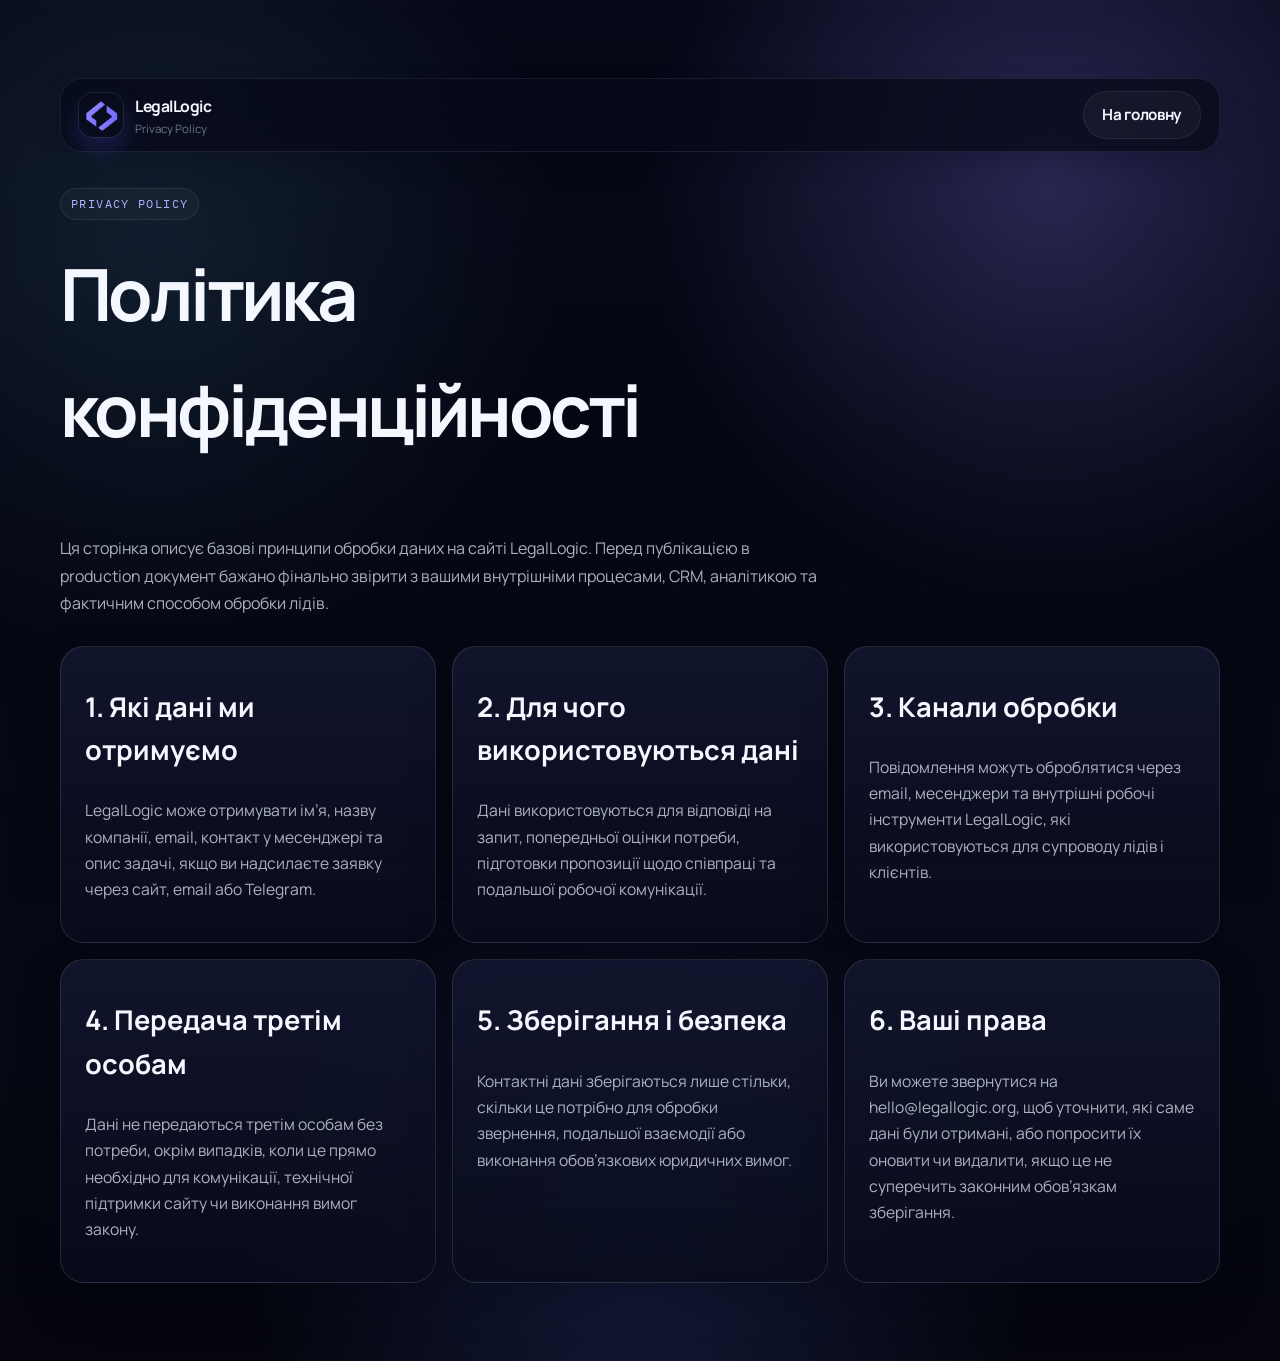
<file: privacy.html>
<!DOCTYPE html>
<html lang="uk">
  <head>
    <meta charset="UTF-8" />
    <meta name="viewport" content="width=device-width, initial-scale=1.0" />
    <title>Privacy Policy — LegalLogic</title>
    <meta
      name="description"
      content="Privacy Policy для сайту LegalLogic: як обробляються контактні дані, передані через email, месенджери та форму заявки."
    />
    <link rel="preconnect" href="https://fonts.googleapis.com" />
    <link rel="preconnect" href="https://fonts.gstatic.com" crossorigin />
    <link
      href="https://fonts.googleapis.com/css2?family=Manrope:wght@200..800&family=IBM+Plex+Mono:wght@400;500&display=swap"
      rel="stylesheet"
    />
    <link rel="icon" type="image/png" href="./assets/legallogic-logo.png" />
    <link rel="stylesheet" href="./styles.css" />
  </head>
  <body>
    <main class="section">
      <div class="container">
        <div class="nav-shell" style="margin-bottom: 36px;">
          <a class="brand" href="./index.html">
            <span class="brand-mark">
              <img src="./assets/legallogic-logo.png" alt="Логотип LegalLogic" />
            </span>
            <span class="brand-copy">
              <strong>LegalLogic</strong>
              <span>Privacy Policy</span>
            </span>
          </a>
          <a class="button button-secondary" href="./index.html">На головну</a>
        </div>

        <div class="section-heading section-heading-left" data-reveal>
          <span class="eyebrow">Privacy Policy</span>
          <h1 style="margin-top: 16px; font-size: clamp(2.4rem, 6vw, 4.5rem); letter-spacing: -0.05em;">Політика конфіденційності</h1>
          <p>
            Ця сторінка описує базові принципи обробки даних на сайті LegalLogic. Перед
            публікацією в production документ бажано фінально звірити з вашими внутрішніми
            процесами, CRM, аналітикою та фактичним способом обробки лідів.
          </p>
        </div>

        <div class="scope-grid" style="margin-top: 28px;">
          <article class="scope-card" data-reveal>
            <h3>1. Які дані ми отримуємо</h3>
            <p>
              LegalLogic може отримувати ім’я, назву компанії, email, контакт у месенджері
              та опис задачі, якщо ви надсилаєте заявку через сайт, email або Telegram.
            </p>
          </article>
          <article class="scope-card" data-reveal>
            <h3>2. Для чого використовуються дані</h3>
            <p>
              Дані використовуються для відповіді на запит, попередньої оцінки потреби,
              підготовки пропозиції щодо співпраці та подальшої робочої комунікації.
            </p>
          </article>
          <article class="scope-card" data-reveal>
            <h3>3. Канали обробки</h3>
            <p>
              Повідомлення можуть оброблятися через email, месенджери та внутрішні робочі
              інструменти LegalLogic, які використовуються для супроводу лідів і клієнтів.
            </p>
          </article>
          <article class="scope-card" data-reveal>
            <h3>4. Передача третім особам</h3>
            <p>
              Дані не передаються третім особам без потреби, окрім випадків, коли це прямо
              необхідно для комунікації, технічної підтримки сайту чи виконання вимог закону.
            </p>
          </article>
          <article class="scope-card" data-reveal>
            <h3>5. Зберігання і безпека</h3>
            <p>
              Контактні дані зберігаються лише стільки, скільки це потрібно для обробки
              звернення, подальшої взаємодії або виконання обов’язкових юридичних вимог.
            </p>
          </article>
          <article class="scope-card" data-reveal>
            <h3>6. Ваші права</h3>
            <p>
              Ви можете звернутися на <a href="mailto:hello@legallogic.org">hello@legallogic.org</a>,
              щоб уточнити, які саме дані були отримані, або попросити їх оновити чи видалити,
              якщо це не суперечить законним обов’язкам зберігання.
            </p>
          </article>
        </div>
      </div>
    </main>

    <script src="./script.js"></script>
  </body>
</html>
</file>
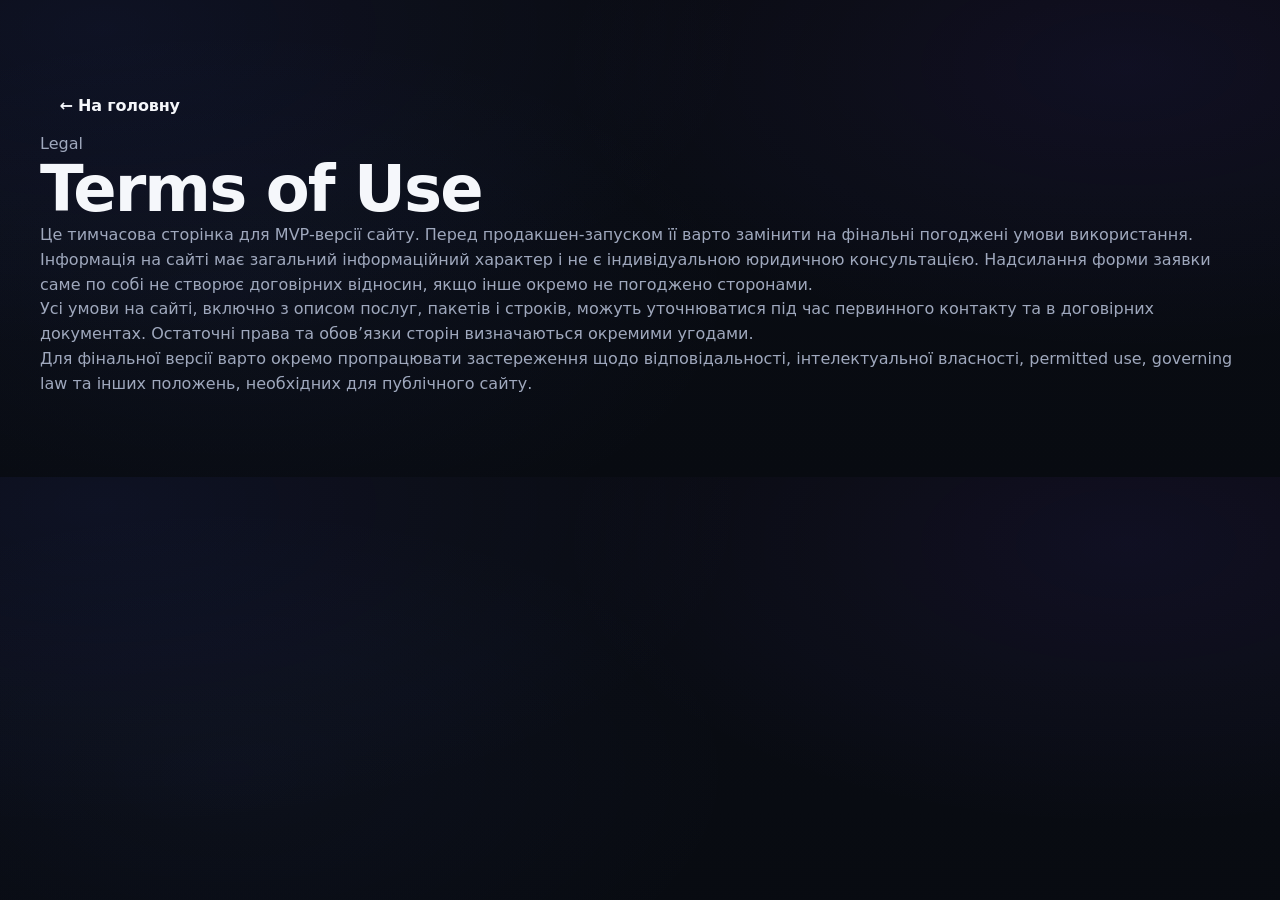
<file: terms-of-use.html>
<!doctype html>
<html lang="uk">
  <head>
    <meta charset="utf-8">
    <meta name="viewport" content="width=device-width, initial-scale=1">
    <title>Terms of Use — Legal Logic</title>
    <meta name="description" content="Умови використання сайту Legal Logic.">
    <link rel="canonical" href="https://legallogic.org/terms-of-use">
    <link rel="stylesheet" href="/main.css">
  </head>
  <body>
    <main class="section legal-page">
      <div class="container legal-container">
        <a class="button button-light legal-back" href="/">← На головну</a>
        <div class="section-intro section-intro-left">
          <p class="section-kicker">Legal</p>
          <h1 class="legal-title">Terms of Use</h1>
          <p>Це тимчасова сторінка для MVP-версії сайту. Перед продакшен-запуском її варто замінити на фінальні погоджені умови використання.</p>
        </div>
        <div class="panel-card legal-card">
          <p>Інформація на сайті має загальний інформаційний характер і не є індивідуальною юридичною консультацією. Надсилання форми заявки саме по собі не створює договірних відносин, якщо інше окремо не погоджено сторонами.</p>
          <p>Усі умови на сайті, включно з описом послуг, пакетів і строків, можуть уточнюватися під час первинного контакту та в договірних документах. Остаточні права та обов’язки сторін визначаються окремими угодами.</p>
          <p>Для фінальної версії варто окремо пропрацювати застереження щодо відповідальності, інтелектуальної власності, permitted use, governing law та інших положень, необхідних для публічного сайту.</p>
        </div>
      </div>
    </main>
  </body>
</html>
</file>
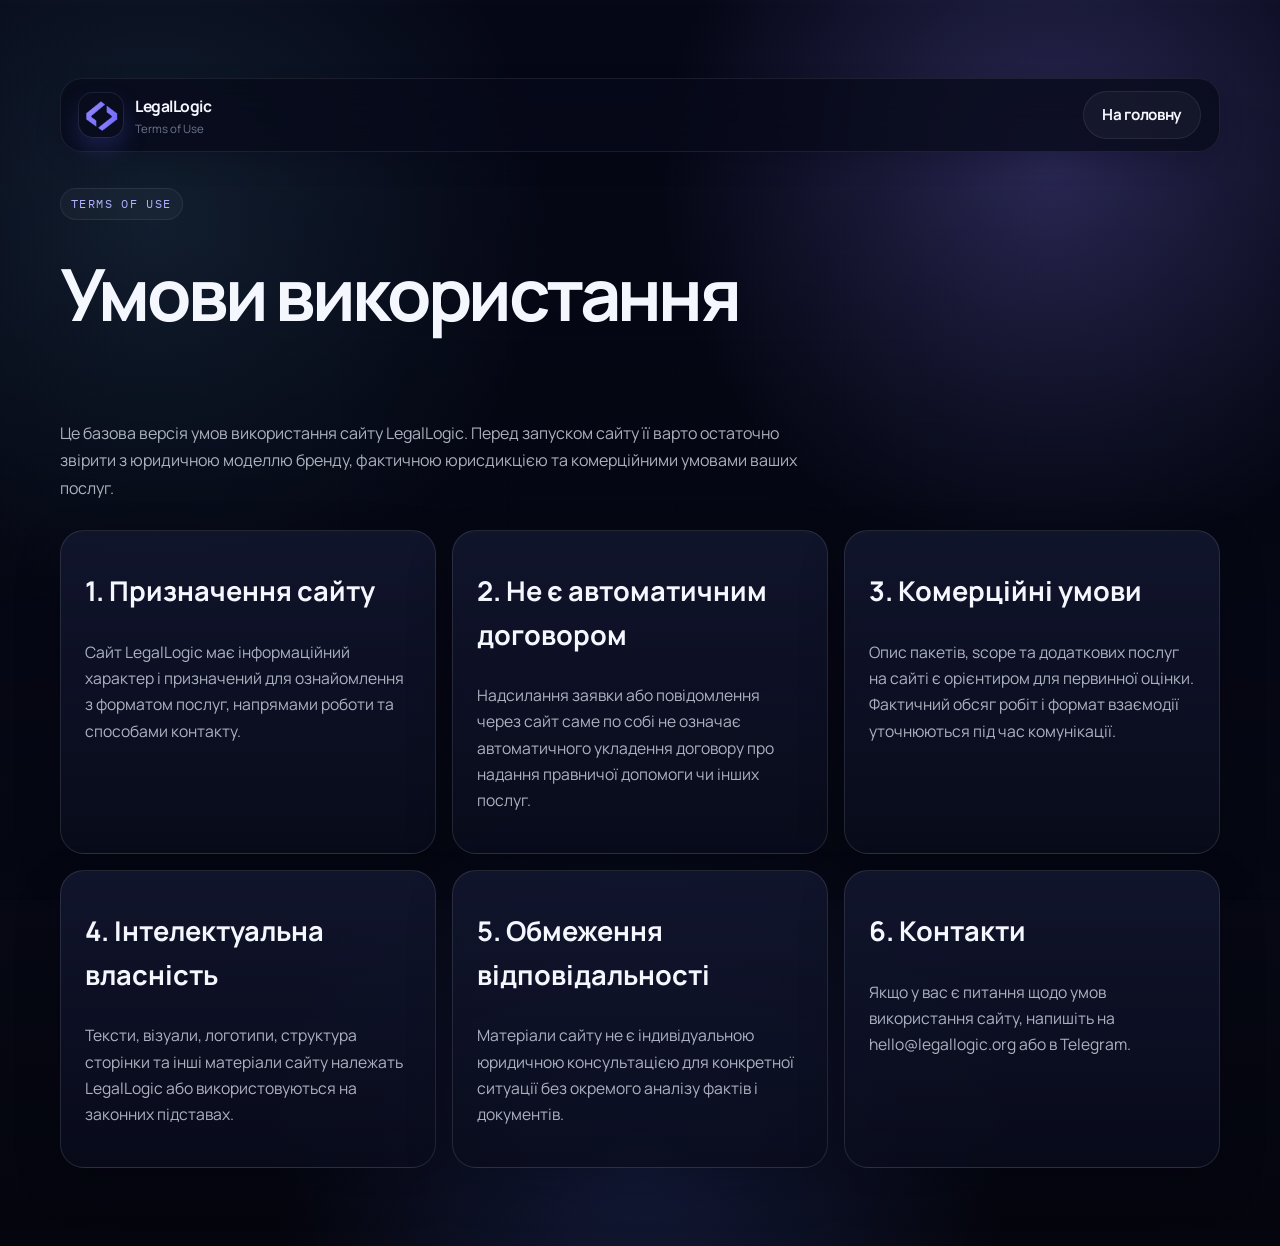
<file: terms.html>
<!DOCTYPE html>
<html lang="uk">
  <head>
    <meta charset="UTF-8" />
    <meta name="viewport" content="width=device-width, initial-scale=1.0" />
    <title>Terms of Use — LegalLogic</title>
    <meta
      name="description"
      content="Terms of Use для сайту LegalLogic: базові умови користування сайтом та обмеження відповідальності."
    />
    <link rel="preconnect" href="https://fonts.googleapis.com" />
    <link rel="preconnect" href="https://fonts.gstatic.com" crossorigin />
    <link
      href="https://fonts.googleapis.com/css2?family=Manrope:wght@200..800&family=IBM+Plex+Mono:wght@400;500&display=swap"
      rel="stylesheet"
    />
    <link rel="icon" type="image/png" href="./assets/legallogic-logo.png" />
    <link rel="stylesheet" href="./styles.css" />
  </head>
  <body>
    <main class="section">
      <div class="container">
        <div class="nav-shell" style="margin-bottom: 36px;">
          <a class="brand" href="./index.html">
            <span class="brand-mark">
              <img src="./assets/legallogic-logo.png" alt="Логотип LegalLogic" />
            </span>
            <span class="brand-copy">
              <strong>LegalLogic</strong>
              <span>Terms of Use</span>
            </span>
          </a>
          <a class="button button-secondary" href="./index.html">На головну</a>
        </div>

        <div class="section-heading section-heading-left" data-reveal>
          <span class="eyebrow">Terms of Use</span>
          <h1 style="margin-top: 16px; font-size: clamp(2.4rem, 6vw, 4.5rem); letter-spacing: -0.05em;">Умови використання</h1>
          <p>
            Це базова версія умов використання сайту LegalLogic. Перед запуском сайту її
            варто остаточно звірити з юридичною моделлю бренду, фактичною юрисдикцією та
            комерційними умовами ваших послуг.
          </p>
        </div>

        <div class="scope-grid" style="margin-top: 28px;">
          <article class="scope-card" data-reveal>
            <h3>1. Призначення сайту</h3>
            <p>
              Сайт LegalLogic має інформаційний характер і призначений для ознайомлення з
              форматом послуг, напрямами роботи та способами контакту.
            </p>
          </article>
          <article class="scope-card" data-reveal>
            <h3>2. Не є автоматичним договором</h3>
            <p>
              Надсилання заявки або повідомлення через сайт саме по собі не означає
              автоматичного укладення договору про надання правничої допомоги чи інших послуг.
            </p>
          </article>
          <article class="scope-card" data-reveal>
            <h3>3. Комерційні умови</h3>
            <p>
              Опис пакетів, scope та додаткових послуг на сайті є орієнтиром для первинної
              оцінки. Фактичний обсяг робіт і формат взаємодії уточнюються під час комунікації.
            </p>
          </article>
          <article class="scope-card" data-reveal>
            <h3>4. Інтелектуальна власність</h3>
            <p>
              Тексти, візуали, логотипи, структура сторінки та інші матеріали сайту належать
              LegalLogic або використовуються на законних підставах.
            </p>
          </article>
          <article class="scope-card" data-reveal>
            <h3>5. Обмеження відповідальності</h3>
            <p>
              Матеріали сайту не є індивідуальною юридичною консультацією для конкретної
              ситуації без окремого аналізу фактів і документів.
            </p>
          </article>
          <article class="scope-card" data-reveal>
            <h3>6. Контакти</h3>
            <p>
              Якщо у вас є питання щодо умов використання сайту, напишіть на
              <a href="mailto:hello@legallogic.org">hello@legallogic.org</a> або в
              <a href="https://t.me/legallogic" target="_blank" rel="noreferrer">Telegram</a>.
            </p>
          </article>
        </div>
      </div>
    </main>

    <script src="./script.js"></script>
  </body>
</html>
</file>
<file: styles.css>
:root {
  color-scheme: dark;
  --bg: #050816;
  --bg-elevated: rgba(14, 18, 40, 0.88);
  --surface: rgba(255, 255, 255, 0.05);
  --surface-border: rgba(255, 255, 255, 0.11);
  --surface-border-strong: rgba(147, 164, 255, 0.32);
  --text: #f5f7ff;
  --text-soft: rgba(236, 241, 255, 0.72);
  --text-muted: rgba(189, 199, 232, 0.56);
  --accent: #8d81ff;
  --accent-strong: #b3b0ff;
  --accent-cyan: #74d5ff;
  --shadow: 0 32px 90px rgba(5, 8, 22, 0.48);
  --shadow-soft: 0 18px 44px rgba(4, 7, 17, 0.32);
  --radius-md: 24px;
  --radius-lg: 32px;
  --container: min(1160px, calc(100% - 32px));
  --font-body: "Manrope", sans-serif;
  --font-mono: "IBM Plex Mono", monospace;
  --transition: 180ms ease;
}

*,
*::before,
*::after {
  box-sizing: border-box;
}

html {
  scroll-behavior: smooth;
  overflow-x: clip;
}

body {
  margin: 0;
  min-width: 320px;
  overflow-x: clip;
  background:
    radial-gradient(circle at 12% 18%, rgba(116, 213, 255, 0.12), transparent 26%),
    radial-gradient(circle at 82% 14%, rgba(141, 129, 255, 0.28), transparent 26%),
    radial-gradient(circle at 50% 92%, rgba(91, 120, 255, 0.18), transparent 28%),
    linear-gradient(180deg, #060817 0%, #050714 32%, #070916 62%, #04050d 100%);
  color: var(--text);
  font-family: var(--font-body);
  line-height: 1.6;
}

body::before {
  content: "";
  position: fixed;
  inset: 0;
  z-index: -2;
  background-image:
    linear-gradient(rgba(255, 255, 255, 0.028) 1px, transparent 1px),
    linear-gradient(90deg, rgba(255, 255, 255, 0.028) 1px, transparent 1px);
  background-size: 84px 84px;
  mask-image: radial-gradient(circle at center, black 38%, transparent 88%);
  opacity: 0.32;
  pointer-events: none;
}

body::after {
  content: "";
  position: fixed;
  inset: 0;
  z-index: -1;
  background: linear-gradient(180deg, rgba(4, 6, 16, 0) 0%, rgba(4, 6, 16, 0.38) 100%);
  pointer-events: none;
}

img {
  display: block;
  max-width: 100%;
}

a {
  color: inherit;
  text-decoration: none;
}

blockquote {
  margin: 0;
}

button,
input,
select,
textarea {
  font: inherit;
}

.skip-link {
  position: absolute;
  left: 12px;
  top: -48px;
  z-index: 1000;
  padding: 10px 14px;
  border-radius: 999px;
  background: var(--text);
  color: #080b19;
  transition: top var(--transition);
}

.skip-link:focus {
  top: 12px;
}

.container {
  width: var(--container);
  margin: 0 auto;
}

.site-shell {
  overflow: clip;
}

.section {
  padding: 68px 0;
}

.section-compact {
  padding: 52px 0;
}

.section-large {
  padding: 84px 0;
}

.section-surface,
.section-accent,
.section-contact,
.section-problem,
.section-testimonials {
  position: relative;
}

.section-surface::before,
.section-accent::before,
.section-contact::before {
  content: "";
  position: absolute;
  inset: 18px 12px;
  border-radius: 28px;
  background: linear-gradient(180deg, rgba(255, 255, 255, 0.03), rgba(255, 255, 255, 0.01));
  border: 1px solid rgba(255, 255, 255, 0.05);
  z-index: -1;
}

.site-header {
  position: sticky;
  top: 0;
  z-index: 40;
  padding: 16px 0 0;
}

.site-header.is-condensed {
  padding-top: 10px;
}

.nav-shell {
  position: relative;
  display: flex;
  align-items: center;
  justify-content: space-between;
  gap: 20px;
  padding: 12px 14px;
  border: 1px solid rgba(255, 255, 255, 0.08);
  border-radius: 22px;
  background: rgba(7, 10, 25, 0.76);
  backdrop-filter: blur(20px);
  box-shadow: 0 10px 24px rgba(4, 6, 16, 0.18);
}

.brand {
  display: inline-flex;
  align-items: center;
  gap: 12px;
  min-width: 0;
}

.brand-mark {
  flex: 0 0 44px;
  width: 44px;
  height: 44px;
  border-radius: 14px;
  overflow: hidden;
  box-shadow:
    0 0 0 1px rgba(255, 255, 255, 0.08),
    0 12px 24px rgba(93, 101, 255, 0.22);
}

.brand-mark img {
  width: 100%;
  height: 100%;
  object-fit: cover;
}

.brand-copy {
  display: grid;
  gap: 2px;
  min-width: 0;
}

.brand-copy strong {
  font-size: 0.98rem;
  font-weight: 700;
  letter-spacing: -0.03em;
}

.brand-copy span {
  color: var(--text-muted);
  font-size: 0.72rem;
  line-height: 1.35;
}

.site-nav {
  display: none;
  position: absolute;
  left: 16px;
  right: 16px;
  top: calc(100% + 10px);
  flex-direction: column;
  gap: 8px;
  padding: 14px;
  border: 1px solid rgba(255, 255, 255, 0.08);
  border-radius: 20px;
  background: rgba(7, 10, 25, 0.96);
  backdrop-filter: blur(24px);
}

.site-nav.is-open {
  display: flex;
}

.site-nav a {
  padding: 10px 12px;
  border-radius: 12px;
  color: var(--text-soft);
  transition:
    color var(--transition),
    background var(--transition);
}

.site-nav a:hover,
.site-nav a:focus-visible {
  color: var(--text);
  background: rgba(255, 255, 255, 0.05);
}

.nav-toggle {
  display: inline-flex;
  flex-direction: column;
  justify-content: center;
  gap: 6px;
  width: 44px;
  height: 44px;
  border: 0;
  border-radius: 14px;
  background: rgba(255, 255, 255, 0.06);
  color: var(--text);
  cursor: pointer;
}

.nav-toggle span {
  width: 18px;
  height: 2px;
  margin: 0 auto;
  border-radius: 999px;
  background: currentColor;
  transition: transform var(--transition), opacity var(--transition);
}

.nav-toggle[aria-expanded="true"] span:first-child {
  transform: translateY(4px) rotate(45deg);
}

.nav-toggle[aria-expanded="true"] span:last-child {
  transform: translateY(-4px) rotate(-45deg);
}

.button {
  display: inline-flex;
  align-items: center;
  justify-content: center;
  gap: 8px;
  min-height: 48px;
  padding: 0 18px;
  border-radius: 999px;
  border: 1px solid transparent;
  font-size: 0.95rem;
  font-weight: 700;
  letter-spacing: -0.02em;
  transition:
    transform var(--transition),
    box-shadow var(--transition),
    border-color var(--transition),
    background var(--transition);
}

.button:hover,
.button:focus-visible {
  transform: translateY(-1px);
}

.button-primary {
  background:
    linear-gradient(135deg, rgba(142, 131, 255, 0.95), rgba(99, 150, 255, 0.88));
  box-shadow:
    0 14px 34px rgba(98, 104, 255, 0.3),
    inset 0 1px 0 rgba(255, 255, 255, 0.18);
}

.button-secondary {
  background: rgba(255, 255, 255, 0.04);
  border-color: rgba(255, 255, 255, 0.08);
  color: var(--text);
}

.button-secondary:hover,
.button-secondary:focus-visible {
  border-color: rgba(255, 255, 255, 0.18);
}

.button-block {
  width: 100%;
}

.button-nav {
  margin-top: 4px;
}

.hero {
  padding: 28px 0 44px;
}

.hero-grid {
  display: grid;
  grid-template-columns: minmax(0, 1fr);
  align-items: start;
  gap: 36px;
}

.hero-copy {
  min-width: 0;
  position: relative;
  z-index: 1;
  display: grid;
  align-content: start;
}

[data-reveal] {
  opacity: 1;
  transform: none;
  transition:
    opacity 560ms ease,
    transform 560ms ease;
}

.reveal-ready [data-reveal] {
  opacity: 0;
  transform: translateY(18px);
}

.reveal-ready [data-reveal].is-visible {
  opacity: 1;
  transform: translateY(0);
}

.eyebrow {
  display: inline-flex;
  align-items: center;
  gap: 8px;
  padding: 6px 10px;
  border-radius: 999px;
  border: 1px solid rgba(255, 255, 255, 0.08);
  background: rgba(255, 255, 255, 0.03);
  color: var(--accent-strong);
  font-family: var(--font-mono);
  font-size: 0.72rem;
  text-transform: uppercase;
  letter-spacing: 0.12em;
}

.eyebrow-glow {
  box-shadow: inset 0 0 22px rgba(124, 125, 255, 0.15);
}

.eyebrow-soft {
  color: var(--accent-cyan);
}

.hero h1,
.section-heading h2,
.stage-panel-head h2,
.timeline-card h3,
.pricing-highlight strong {
  margin: 0;
  letter-spacing: -0.05em;
  line-height: 1.08;
}

.hero h1 {
  margin-top: 16px;
  font-size: clamp(1.95rem, 6vw, 4.55rem);
  line-height: 1.02;
  max-width: 12ch;
  text-wrap: balance;
}

.hero-lead,
.section-heading p,
.pricing-card p,
.split-copy p,
.problem-card p,
.process-card p,
.principle-card p,
.testimonial-card p,
.scope-card p,
.decision-card p,
.form-note,
.caption {
  color: var(--text-soft);
}

.hero-lead {
  margin: 18px 0 0;
  max-width: 56ch;
  font-size: 1rem;
  line-height: 1.72;
}

.hero-trust {
  display: flex;
  flex-wrap: wrap;
  gap: 10px;
  margin-top: 18px;
}

.hero-trust span {
  display: inline-flex;
  align-items: center;
  min-height: 34px;
  padding: 0 12px;
  border-radius: 999px;
  border: 1px solid rgba(255, 255, 255, 0.08);
  background:
    linear-gradient(180deg, rgba(255, 255, 255, 0.045), rgba(255, 255, 255, 0.02));
  color: var(--text-soft);
  font-size: 0.84rem;
}

.hero-actions {
  display: flex;
  flex-direction: column;
  gap: 12px;
  margin-top: 24px;
}

.hero-actions .button {
  width: 100%;
}

.hero-points,
.stack-list,
.benefit-list,
.signal-list {
  margin: 0;
  padding: 0;
  list-style: none;
}

.hero-points {
  display: grid;
  gap: 10px;
  margin-top: 24px;
}

.hero-points li,
.stack-list li,
.benefit-list li,
.signal-list li {
  position: relative;
  padding-left: 22px;
  color: var(--text-soft);
}

.hero-points li::before,
.stack-list li::before,
.benefit-list li::before,
.signal-list li::before {
  content: "";
  position: absolute;
  left: 0;
  top: 0.68em;
  width: 10px;
  height: 10px;
  border-radius: 50%;
  background: radial-gradient(circle, var(--accent-cyan), rgba(116, 213, 255, 0.1));
  box-shadow: 0 0 16px rgba(116, 213, 255, 0.4);
}

.hero-mini-grid {
  display: grid;
  grid-template-columns: minmax(0, 1fr);
  gap: 14px;
  margin-top: 24px;
}

.mini-card,
.feature-card,
.process-card,
.principle-card,
.testimonial-card,
.pricing-card,
.scope-card,
.decision-card,
.problem-card,
.timeline-card,
.signal-card,
.contact-form,
.pricing-highlight,
.add-on-table,
.faq-item {
  position: relative;
  overflow: hidden;
  border: 1px solid var(--surface-border);
  border-radius: var(--radius-md);
  background: linear-gradient(180deg, rgba(18, 22, 46, 0.92), rgba(9, 12, 28, 0.82));
  box-shadow: var(--shadow-soft);
}

.mini-card {
  padding: 18px 18px 20px;
}

.mini-card strong {
  display: block;
  margin-top: 10px;
  font-size: 1.1rem;
  letter-spacing: -0.03em;
}

.mini-card p {
  margin: 8px 0 0;
  color: var(--text-soft);
  font-size: 0.95rem;
}

.mini-label,
.micro-label,
.process-step,
.feature-index,
.status-pill,
.stage-chip,
.pricing-badge,
.footer-title,
.plan-name {
  font-family: var(--font-mono);
  letter-spacing: 0.08em;
  text-transform: uppercase;
}

.mini-label,
.micro-label,
.process-step,
.feature-index {
  color: var(--text-muted);
  font-size: 0.72rem;
}

.hero-stage {
  min-width: 0;
  position: relative;
  width: 100%;
}

.aurora {
  position: absolute;
  border-radius: 50%;
  filter: blur(42px);
  opacity: 0.9;
  pointer-events: none;
}

.aurora-a {
  width: 220px;
  height: 220px;
  right: 0;
  top: 0;
  background: rgba(141, 129, 255, 0.28);
}

.aurora-b {
  width: 160px;
  height: 160px;
  left: 0;
  bottom: 10%;
  background: rgba(116, 213, 255, 0.18);
}

.glass-stage {
  position: relative;
  width: 100%;
  max-width: 100%;
  padding: 18px;
  border: 1px solid rgba(255, 255, 255, 0.1);
  border-radius: var(--radius-lg);
  background:
    linear-gradient(180deg, rgba(14, 18, 40, 0.88), rgba(9, 11, 25, 0.9)),
    linear-gradient(135deg, rgba(141, 129, 255, 0.15), transparent 42%);
  box-shadow: var(--shadow);
  overflow: hidden;
}

.hero-stage .glass-stage {
  max-width: 560px;
  margin-inline: auto;
}

.glass-stage::before {
  content: "";
  position: absolute;
  inset: 0;
  background:
    radial-gradient(circle at top right, rgba(141, 129, 255, 0.15), transparent 32%),
    radial-gradient(circle at bottom left, rgba(116, 213, 255, 0.1), transparent 28%);
  pointer-events: none;
}

.stage-topbar,
.stage-panel-head,
.matter-card-head,
.matter-meta,
.footer-meta .container,
.footer-links,
.pricing-card-head,
.highlight-price,
.contact-pills,
.stage-rail {
  display: flex;
  align-items: center;
  justify-content: space-between;
  gap: 12px;
}

.stage-panel-head,
.matter-card-head,
.pricing-card-head,
.highlight-price,
.footer-meta .container {
  flex-wrap: wrap;
}

.stage-topbar,
.matter-meta {
  flex-wrap: wrap;
}

.stage-topbar {
  margin-bottom: 18px;
}

.stage-chip,
.status-pill,
.pricing-badge {
  padding: 6px 10px;
  border-radius: 999px;
  font-size: 0.68rem;
  background: rgba(255, 255, 255, 0.05);
  border: 1px solid rgba(255, 255, 255, 0.08);
}

.stage-chip.muted {
  color: var(--text-muted);
}

.status-pill {
  color: var(--accent-cyan);
}

.stage-panel {
  position: relative;
  padding: 20px;
  border-radius: 26px;
  background: rgba(255, 255, 255, 0.03);
  border: 1px solid rgba(255, 255, 255, 0.07);
}

.stage-panel-primary {
  backdrop-filter: blur(6px);
}

.stage-panel-head {
  align-items: flex-start;
  margin-bottom: 18px;
}

.stage-panel-head h2 {
  margin-top: 6px;
  font-size: clamp(1.5rem, 3vw, 2.3rem);
}

.matter-list {
  display: grid;
  gap: 12px;
}

.matter-card {
  padding: 16px;
  border-radius: 22px;
  background:
    linear-gradient(180deg, rgba(20, 23, 50, 0.92), rgba(13, 16, 34, 0.92));
  border: 1px solid rgba(255, 255, 255, 0.08);
}

.matter-card-head strong {
  color: var(--accent-cyan);
}

.matter-card p {
  margin: 10px 0 12px;
  color: var(--text-soft);
}

.matter-meta {
  color: var(--text-muted);
  font-size: 0.76rem;
}

.stage-rail {
  display: grid;
  gap: 12px;
  margin-top: 12px;
}

.signal-card {
  padding: 16px;
}

.signal-card p {
  margin: 10px 0 0;
  color: var(--text-soft);
}

.signal-card strong {
  display: block;
  margin-top: 8px;
  font-size: 1.02rem;
  letter-spacing: -0.03em;
}

.signal-list {
  display: grid;
  gap: 10px;
  margin-top: 12px;
}

.section-heading {
  display: grid;
  justify-items: center;
  max-width: 960px;
  margin: 0 auto 32px;
  text-align: center;
}

.section-heading-left {
  justify-items: start;
  max-width: 760px;
  margin-bottom: 0;
  margin-left: 0;
  margin-right: 0;
  text-align: left;
}

.section-heading h2 {
  margin-top: 16px;
  font-size: clamp(1.75rem, 4.8vw, 3.5rem);
  line-height: 1.12;
  max-width: 23ch;
  text-wrap: balance;
}

.section-heading p {
  margin: 20px 0 0;
  max-width: 60ch;
  line-height: 1.72;
}

.section-heading .eyebrow {
  justify-self: center;
}

.section-heading-left .eyebrow {
  justify-self: start;
}

.section-heading-left h2,
.section-heading-left p {
  max-width: none;
}

.audience-grid,
.process-grid,
.principles-grid,
.testimonial-grid,
.pricing-grid,
.scope-grid,
.decision-grid,
.problem-grid,
.about-grid {
  display: grid;
  grid-template-columns: minmax(0, 1fr);
  gap: 16px;
}

.feature-card,
.process-card,
.principle-card,
.testimonial-card,
.pricing-card,
.scope-card,
.decision-card,
.problem-card {
  display: flex;
  flex-direction: column;
  min-height: 100%;
  padding: 26px 24px;
}

.feature-card,
.process-card,
.principle-card,
.scope-card,
.problem-card,
.testimonial-card,
.decision-card {
  background: linear-gradient(180deg, rgba(18, 22, 46, 0.92), rgba(9, 12, 28, 0.84));
}

.feature-card h3,
.process-card h3,
.principle-card h3,
.scope-card h3,
.decision-card h3,
.problem-card h3 {
  margin: 14px 0 10px;
  font-size: clamp(1.24rem, 3vw, 1.7rem);
}

.feature-card p,
.process-card p,
.principle-card p,
.scope-card p,
.decision-card p,
.problem-card p,
.testimonial-card p {
  font-size: 0.98rem;
  line-height: 1.68;
}

.feature-index,
.process-step {
  display: inline-flex;
  align-items: center;
  align-self: flex-start;
  min-height: auto;
  padding: 0;
  border: 0;
  background: none;
  color: var(--accent-cyan);
}

.testimonial-card footer {
  margin-top: 20px;
  color: var(--text-muted);
  font-size: 0.92rem;
}

.split-section {
  display: grid;
  grid-template-columns: minmax(0, 1fr);
  align-items: start;
  gap: 24px;
}

.split-copy,
.split-visual {
  min-width: 0;
}

.visual-column {
  height: 100%;
}

.timeline-card {
  padding: 24px;
  height: 100%;
  background:
    linear-gradient(180deg, rgba(19, 24, 52, 0.88), rgba(8, 10, 23, 0.95)),
    radial-gradient(circle at top right, rgba(247, 178, 103, 0.15), transparent 26%);
}

.timeline-card h3 {
  margin-top: 8px;
  font-size: clamp(1.6rem, 3vw, 2.4rem);
}

.timeline-list {
  display: grid;
  gap: 12px;
  margin-top: 22px;
}

.timeline-list div {
  display: grid;
  grid-template-columns: 36px 1fr;
  gap: 12px;
  padding: 12px 0;
  border-top: 1px solid rgba(255, 255, 255, 0.08);
}

.timeline-list div:first-child {
  border-top: 0;
  padding-top: 0;
}

.timeline-list span {
  display: inline-flex;
  align-items: center;
  justify-content: center;
  width: 36px;
  height: 36px;
  border-radius: 50%;
  background: rgba(255, 255, 255, 0.06);
  color: var(--accent-cyan);
}

.timeline-list p {
  margin: 0;
  color: var(--text-soft);
}

.pricing-highlight {
  padding: 28px;
  height: 100%;
  background:
    linear-gradient(180deg, rgba(20, 23, 54, 0.92), rgba(10, 12, 28, 0.96)),
    radial-gradient(circle at top right, rgba(141, 129, 255, 0.18), transparent 32%);
}

.highlight-price {
  align-items: flex-end;
  margin: 18px 0 12px;
}

.highlight-price strong {
  font-size: clamp(2.6rem, 6vw, 4rem);
}

.highlight-price span {
  color: var(--text-soft);
}

.audit-list {
  display: grid;
  gap: 18px;
  margin-top: 28px;
}

.audit-list article {
  padding: 18px 0;
  border-top: 1px solid rgba(255, 255, 255, 0.08);
}

.audit-list article:first-child {
  padding-top: 0;
  border-top: 0;
}

.pricing-card {
  position: relative;
  display: flex;
  flex-direction: column;
  gap: 14px;
  padding: 28px 24px;
}

.pricing-card.featured {
  border-color: var(--surface-border-strong);
  background:
    linear-gradient(180deg, rgba(25, 29, 67, 0.95), rgba(13, 16, 36, 0.98)),
    radial-gradient(circle at top right, rgba(141, 129, 255, 0.22), transparent 34%);
  box-shadow:
    0 22px 60px rgba(10, 12, 30, 0.4),
    0 0 0 1px rgba(147, 164, 255, 0.14);
}

.pricing-card .stack-list {
  margin-bottom: 0;
}

.pricing-card .caption {
  margin-bottom: 0;
}

.pricing-card .button,
.decision-card .button {
  margin-top: auto;
}

.pricing-badge {
  align-self: flex-start;
  color: var(--accent-cyan);
}

.plan-name {
  font-size: 0.76rem;
  color: var(--accent-cyan);
}

.plan-price {
  display: grid;
  justify-items: end;
  gap: 2px;
}

.plan-price strong {
  font-size: 2.35rem;
  letter-spacing: -0.05em;
}

.plan-price span {
  color: var(--text-muted);
}

.pricing-fit,
.pricing-note {
  margin: 0;
}

.pricing-note {
  margin-top: 22px;
  color: var(--text-muted);
  max-width: 64ch;
}

.add-on-table {
  display: grid;
  gap: 0;
  overflow: hidden;
  max-width: 980px;
  margin: 0 auto;
}

.add-on-table div {
  display: grid;
  grid-template-columns: 1fr auto;
  gap: 18px;
  padding: 16px 18px;
  border-top: 1px solid rgba(255, 255, 255, 0.07);
}

.add-on-table div:first-child {
  border-top: 0;
}

.add-on-table span {
  color: var(--text-soft);
}

.exclusion-cloud {
  display: flex;
  flex-wrap: wrap;
  gap: 12px;
  align-content: flex-start;
  padding: 24px;
  height: 100%;
  border: 1px solid var(--surface-border);
  border-radius: var(--radius-lg);
  background:
    linear-gradient(180deg, rgba(20, 18, 34, 0.86), rgba(10, 8, 20, 0.92)),
    radial-gradient(circle at center, rgba(255, 122, 122, 0.08), transparent 42%);
  box-shadow: var(--shadow-soft);
}

.exclusion-cloud span {
  display: inline-flex;
  align-items: center;
  min-height: 38px;
  padding: 0 14px;
  border-radius: 999px;
  border: 1px solid rgba(255, 255, 255, 0.09);
  background: rgba(255, 122, 122, 0.06);
  color: rgba(255, 231, 231, 0.92);
}

.faq-list {
  display: grid;
  gap: 14px;
}

.faq-item {
  padding: 0;
  overflow: hidden;
}

.faq-item summary {
  position: relative;
  padding: 20px 56px 20px 22px;
  cursor: pointer;
  list-style: none;
  font-size: 1rem;
  font-weight: 700;
  line-height: 1.45;
}

.faq-item summary::-webkit-details-marker {
  display: none;
}

.faq-item summary::after {
  content: "+";
  position: absolute;
  right: 22px;
  top: 18px;
  color: var(--accent-cyan);
  font-size: 1.4rem;
  transition: transform var(--transition);
}

.faq-item[open] summary::after {
  transform: rotate(45deg);
}

.faq-item p {
  margin: 0;
  padding: 0 22px 22px;
  color: var(--text-soft);
}

.benefit-list {
  display: grid;
  gap: 12px;
  margin-top: 28px;
}

.contact-pills {
  flex-wrap: wrap;
  justify-content: flex-start;
  margin-top: 26px;
}

.contact-pills a {
  display: inline-flex;
  align-items: center;
  min-height: 42px;
  padding: 0 14px;
  border-radius: 999px;
  border: 1px solid rgba(255, 255, 255, 0.08);
  background: rgba(255, 255, 255, 0.04);
  color: var(--text-soft);
}

.contact-form {
  padding: 24px;
  background:
    linear-gradient(180deg, rgba(18, 22, 49, 0.92), rgba(10, 12, 28, 0.92)),
    radial-gradient(circle at top right, rgba(141, 129, 255, 0.12), transparent 34%);
}

.form-grid {
  display: grid;
  gap: 14px;
}

.contact-form label {
  display: grid;
  gap: 8px;
  margin-bottom: 14px;
}

.contact-form span,
.contact-form small {
  color: var(--text-soft);
}

.contact-form small {
  font-size: 0.86rem;
}

.contact-form input,
.contact-form select,
.contact-form textarea {
  width: 100%;
  padding: 14px 16px;
  border: 1px solid rgba(255, 255, 255, 0.09);
  border-radius: 16px;
  background: rgba(255, 255, 255, 0.03);
  color: var(--text);
  outline: none;
  transition:
    border-color var(--transition),
    box-shadow var(--transition),
    background var(--transition);
}

.contact-form input:focus,
.contact-form select:focus,
.contact-form textarea:focus {
  border-color: rgba(116, 213, 255, 0.44);
  background: rgba(255, 255, 255, 0.05);
  box-shadow: 0 0 0 4px rgba(116, 213, 255, 0.1);
}

.contact-form textarea {
  min-height: 152px;
  resize: vertical;
}

.honeypot {
  position: absolute;
  width: 1px;
  height: 1px;
  overflow: hidden;
  clip-path: inset(50%);
}

.form-note,
.form-status {
  margin: 12px 0 0;
  font-size: 0.92rem;
}

.form-status {
  color: var(--accent-cyan);
}

.site-footer {
  padding-top: 10px;
}

.footer-shell {
  display: grid;
  gap: 24px;
  padding: 0 0 26px;
}

.footer-brand {
  max-width: 460px;
}

.footer-links {
  align-items: flex-start;
  flex-wrap: wrap;
}

.footer-links > div {
  display: grid;
  gap: 10px;
  min-width: 180px;
}

.footer-title {
  color: var(--text-muted);
  font-size: 0.72rem;
}

.footer-links a {
  color: var(--text-soft);
}

@media (hover: hover) and (pointer: fine) {
  .mini-card,
  .feature-card,
  .process-card,
  .principle-card,
  .testimonial-card,
  .pricing-card,
  .scope-card,
  .decision-card,
  .problem-card,
  .signal-card,
  .pricing-highlight,
  .faq-item {
    transition:
      transform 220ms ease,
      border-color 220ms ease,
      box-shadow 220ms ease;
  }

  .mini-card:hover,
  .feature-card:hover,
  .process-card:hover,
  .principle-card:hover,
  .testimonial-card:hover,
  .pricing-card:hover,
  .scope-card:hover,
  .decision-card:hover,
  .problem-card:hover,
  .signal-card:hover,
  .pricing-highlight:hover,
  .faq-item:hover {
    transform: translateY(-2px);
    border-color: rgba(255, 255, 255, 0.18);
    box-shadow: 0 26px 56px rgba(4, 7, 17, 0.36);
  }
}

.footer-meta {
  border-top: 1px solid rgba(255, 255, 255, 0.06);
  padding: 16px 0 26px;
  color: var(--text-muted);
  font-size: 0.88rem;
}

@media (min-width: 720px) {
  .hero {
    padding: 40px 0 64px;
  }

  .hero-copy {
    gap: 0;
  }

  .hero-actions {
    flex-direction: row;
    flex-wrap: wrap;
  }

  .hero-actions .button {
    width: auto;
  }

  .hero-mini-grid,
  .audience-grid,
  .process-grid,
  .testimonial-grid,
  .decision-grid,
  .problem-grid,
  .about-grid {
    grid-template-columns: repeat(2, minmax(0, 1fr));
  }

  .section {
    padding: 76px 0;
  }

  .section-compact {
    padding: 58px 0;
  }

  .section-large {
    padding: 92px 0;
  }

  .feature-card,
  .process-card,
  .principle-card,
  .testimonial-card,
  .pricing-card,
  .scope-card,
  .decision-card,
  .problem-card {
    padding: 24px;
  }

  .form-grid {
    grid-template-columns: repeat(2, minmax(0, 1fr));
  }

  .contact-form label:last-of-type,
  .contact-form label:nth-last-of-type(2) {
    grid-column: 1 / -1;
  }

  .footer-shell {
    grid-template-columns: 1.4fr 1fr;
    align-items: start;
  }
}

@media (min-width: 1100px) {
  .section {
    padding: 78px 0;
  }

  .section-compact {
    padding: 60px 0;
  }

  .section-large {
    padding: 98px 0;
  }

  .nav-shell {
    padding: 12px 18px;
  }

  .nav-toggle {
    display: none;
  }

  .site-nav {
    position: static;
    display: flex;
    flex-direction: row;
    align-items: center;
    gap: 4px;
    padding: 0;
    border: 0;
    background: transparent;
    backdrop-filter: none;
  }

  .button-nav {
    margin-left: 8px;
    margin-top: 0;
  }

  .hero-grid,
  .split-section {
    grid-template-columns: minmax(0, 1.03fr) minmax(0, 0.97fr);
    align-items: center;
  }

  .hero-copy {
    padding-top: 20px;
  }

  .hero-stage .glass-stage {
    max-width: none;
  }

  .split-section-reverse .split-copy {
    order: 2;
  }

  .split-section-reverse .split-visual {
    order: 1;
  }

  .hero-points {
    grid-template-columns: repeat(3, minmax(0, 1fr));
  }

  .hero-mini-grid {
    grid-template-columns: repeat(2, minmax(0, 1fr));
  }

  .audience-grid {
    grid-template-columns: repeat(2, minmax(0, 1fr));
  }

  .process-grid {
    grid-template-columns: repeat(2, minmax(0, 1fr));
  }

  .testimonial-grid,
  .pricing-grid,
  .scope-grid {
    grid-template-columns: repeat(3, minmax(0, 1fr));
  }

  .about-grid {
    grid-template-columns: repeat(2, minmax(0, 1fr));
  }

  .decision-grid,
  .problem-grid,
  .stage-rail {
    grid-template-columns: repeat(2, minmax(0, 1fr));
  }

  #scope .split-section {
    grid-template-columns: minmax(0, 1.25fr) minmax(0, 0.75fr);
  }

  .pricing-card.featured {
    transform: translateY(-4px);
  }
}

@media (min-width: 1200px) {
  .hero-grid {
    grid-template-columns: minmax(0, 1fr) minmax(520px, 0.95fr);
  }

  .glass-stage {
    padding: 22px;
  }
}

@media (prefers-reduced-motion: reduce) {
  html {
    scroll-behavior: auto;
  }

  *,
  *::before,
  *::after {
    animation: none !important;
    transition: none !important;
  }

  [data-reveal] {
    opacity: 1 !important;
    transform: none !important;
  }
}
</file>
<file: main.css>
:root {
  --bg: #090b11;
  --bg-elevated: rgba(16, 18, 27, 0.88);
  --bg-panel: rgba(15, 18, 28, 0.84);
  --bg-panel-strong: rgba(18, 22, 34, 0.94);
  --bg-panel-soft: rgba(13, 16, 25, 0.72);
  --text: #f5f7fb;
  --muted: #9fa8bd;
  --muted-strong: #c5ccda;
  --line: rgba(155, 170, 204, 0.14);
  --line-strong: rgba(155, 170, 204, 0.24);
  --accent: #8aa6ff;
  --accent-strong: #6f7dff;
  --accent-soft: rgba(138, 166, 255, 0.14);
  --success: #8dd8b3;
  --danger: #ff9ca3;
  --shadow-soft: 0 24px 60px rgba(4, 8, 18, 0.36);
  --shadow-card: 0 18px 40px rgba(3, 8, 18, 0.26);
  --radius-xs: 12px;
  --radius-sm: 16px;
  --radius-md: 22px;
  --radius-lg: 30px;
  --radius-xl: 38px;
  --container: 1200px;
  --space-1: 0.5rem;
  --space-2: 0.75rem;
  --space-3: 1rem;
  --space-4: 1.25rem;
  --space-5: 1.5rem;
  --space-6: 2rem;
  --space-7: 2.5rem;
  --space-8: 3rem;
  --space-9: 4rem;
  --space-10: 5rem;
  --transition-fast: 160ms ease;
  --transition-base: 260ms ease;
  --font-stack: Inter, ui-sans-serif, system-ui, -apple-system, BlinkMacSystemFont, "Segoe UI", sans-serif;
}

* {
  box-sizing: border-box;
}

html {
  scroll-behavior: smooth;
}

body {
  margin: 0;
  min-width: 320px;
  background:
    radial-gradient(56rem 28rem at 8% 6%, rgba(83, 105, 255, 0.08), transparent 72%),
    radial-gradient(48rem 24rem at 88% 14%, rgba(116, 78, 255, 0.07), transparent 74%),
    radial-gradient(42rem 22rem at 18% 62%, rgba(90, 116, 255, 0.045), transparent 76%),
    linear-gradient(180deg, #090b11 0%, #090c13 38%, #080b11 100%);
  color: var(--text);
  font-family: var(--font-stack);
  line-height: 1.55;
  -webkit-font-smoothing: antialiased;
  text-rendering: optimizeLegibility;
}

img,
svg {
  display: block;
  max-width: 100%;
}

a {
  color: inherit;
  text-decoration: none;
}

button,
input,
select,
textarea {
  font: inherit;
}

button {
  color: inherit;
}

.skip-link,
.sr-only {
  position: absolute;
}

.skip-link {
  position: fixed;
  top: 0;
  left: 0;
  width: 1px;
  height: 1px;
  padding: 0;
  margin: 0;
  overflow: hidden;
  white-space: nowrap;
  clip: rect(0 0 0 0);
  clip-path: inset(50%);
  border: 0;
  background: transparent;
  color: transparent;
  z-index: -1;
}

.skip-link:focus,
.skip-link:focus-visible {
  width: auto;
  height: auto;
  overflow: visible;
  white-space: normal;
  clip: auto;
  clip-path: none;
  top: 12px;
  left: 12px;
  z-index: 1000;
  padding: 0.65rem 0.9rem;
  border-radius: 999px;
  background: #fff;
  color: #0a0d14;
}

.sr-only {
  width: 1px;
  height: 1px;
  padding: 0;
  margin: -1px;
  overflow: hidden;
  clip: rect(0, 0, 0, 0);
  white-space: nowrap;
  border: 0;
}

.page-shell {
  position: fixed;
  inset: 0;
  z-index: -2;
  overflow: hidden;
  pointer-events: none;
}

.page-shell::before,
.page-shell::after {
  content: "";
  position: fixed;
  inset: -12vh -8vw;
  pointer-events: none;
  z-index: -1;
}

.page-shell::before {
  background:
    radial-gradient(60rem 24rem at 18% 24%, rgba(122, 144, 255, 0.06), transparent 70%),
    radial-gradient(54rem 22rem at 82% 68%, rgba(105, 85, 255, 0.05), transparent 72%);
  filter: blur(24px);
  opacity: 0.92;
}

.page-shell::after {
  background:
    radial-gradient(44rem 18rem at 50% 42%, rgba(95, 116, 255, 0.03), transparent 74%);
  filter: blur(28px);
  opacity: 0.7;
}

.ambient {
  position: absolute;
  border-radius: 999px;
  filter: blur(80px);
  opacity: 0.42;
}

.ambient-a {
  top: -8%;
  left: -10%;
  width: 34rem;
  height: 34rem;
  background: radial-gradient(circle, rgba(115, 143, 255, 0.12), transparent 64%);
}

.ambient-b {
  top: 18%;
  right: -10%;
  width: 30rem;
  height: 30rem;
  background: radial-gradient(circle, rgba(105, 85, 255, 0.11), transparent 66%);
}

.ambient-grid {
  position: absolute;
  inset: 0;
  background-image:
    linear-gradient(rgba(255, 255, 255, 0.025) 1px, transparent 1px),
    linear-gradient(90deg, rgba(255, 255, 255, 0.025) 1px, transparent 1px);
  background-size: 72px 72px;
  mask-image: linear-gradient(180deg, rgba(0, 0, 0, 0.6), transparent 75%);
  opacity: 0.25;
}

.container {
  width: min(var(--container), calc(100% - 2rem));
  margin: 0 auto;
}

.section {
  position: relative;
  padding: var(--space-10) 0;
}

.section-tight {
  padding-top: var(--space-7);
  padding-bottom: var(--space-7);
}

.section-density::before {
  display: none;
}

.section-head {
  display: grid;
  gap: 0.85rem;
  margin-bottom: var(--space-7);
}

.section-head.narrow,
.faq-narrow {
  width: min(100%, 760px);
  margin-inline: auto;
  text-align: center;
}

.section-head.left-aligned {
  max-width: 760px;
}

.section-head.compact {
  margin-bottom: var(--space-6);
}

.eyebrow {
  display: inline-flex;
  align-items: center;
  width: fit-content;
  gap: 0.45rem;
  min-height: 1.75rem;
  padding: 0.3rem 0.7rem;
  border: 1px solid rgba(129, 148, 214, 0.18);
  border-radius: 999px;
  background: rgba(16, 21, 35, 0.6);
  color: var(--muted-strong);
  font-size: 0.78rem;
  letter-spacing: 0.04em;
  text-transform: uppercase;
}

h1,
h2,
h3,
p,
ul,
dl {
  margin: 0;
}

h1,
h2,
h3 {
  line-height: 1.03;
  letter-spacing: -0.03em;
}

h1 {
  max-width: 12ch;
  font-size: clamp(2.9rem, 5vw, 5.4rem);
}

h2 {
  font-size: clamp(2rem, 3.3vw, 3.1rem);
}

h3 {
  font-size: clamp(1.15rem, 2vw, 1.35rem);
}

p,
li,
dd,
dt,
span,
label,
input,
select,
textarea,
button {
  font-size: 1rem;
}

p {
  color: var(--muted);
}

.panel {
  position: relative;
  overflow: hidden;
  border: 1px solid var(--line);
  border-radius: var(--radius-md);
  background:
    linear-gradient(180deg, rgba(255, 255, 255, 0.03), rgba(255, 255, 255, 0)),
    linear-gradient(180deg, rgba(18, 22, 34, 0.95), rgba(12, 15, 24, 0.92));
  box-shadow: inset 0 1px 0 rgba(255, 255, 255, 0.04), var(--shadow-card);
}

.panel::after {
  content: "";
  position: absolute;
  inset: 0;
  background: radial-gradient(circle at top left, rgba(255, 255, 255, 0.04), transparent 35%);
  pointer-events: none;
}

.card-quiet,
.definition-card,
.trust-mini,
.action-card,
.diagnostic-card,
.testimonial-card,
.flow-step,
.faq-item,
.pricing-card,
.product-card,
.service-group,
.boundary-shell,
.review-shell {
  transition: border-color var(--transition-base), background-color var(--transition-base), transform var(--transition-base), box-shadow var(--transition-base);
}

.card-quiet,
.definition-card,
.trust-mini,
.diagnostic-card,
.testimonial-card,
.action-card,
.flow-step {
  padding: 1.5rem;
}

.button {
  position: relative;
  display: inline-flex;
  align-items: center;
  justify-content: center;
  gap: 0.55rem;
  min-height: 3.25rem;
  padding: 0.8rem 1.15rem;
  border: 1px solid transparent;
  border-radius: 999px;
  font-weight: 600;
  letter-spacing: -0.01em;
  transition:
    transform var(--transition-fast),
    border-color var(--transition-fast),
    background-color var(--transition-fast),
    box-shadow var(--transition-fast),
    color var(--transition-fast);
}

.button:hover {
  transform: translateY(-1px);
}

.button:active {
  transform: translateY(0);
}

.button:focus-visible,
input:focus-visible,
select:focus-visible,
textarea:focus-visible,
button:focus-visible,
a:focus-visible {
  outline: 2px solid rgba(143, 172, 255, 0.95);
  outline-offset: 2px;
}

.button-primary {
  background: linear-gradient(180deg, #8eabff, #6e7eff 88%);
  color: #091019;
  box-shadow: 0 14px 34px rgba(92, 104, 255, 0.3);
}

.button-primary:hover {
  box-shadow: 0 18px 40px rgba(92, 104, 255, 0.34);
}

.button-secondary {
  border-color: rgba(135, 150, 198, 0.24);
  background: rgba(17, 21, 31, 0.84);
  color: var(--text);
}

.button-secondary:hover {
  border-color: rgba(135, 150, 198, 0.42);
  background: rgba(20, 24, 35, 0.95);
}

.button[disabled] {
  cursor: not-allowed;
  opacity: 0.64;
  transform: none;
}

.button-full {
  width: 100%;
}

.site-header {
  position: sticky;
  top: 0;
  z-index: 20;
  transition: background-color var(--transition-base), border-color var(--transition-base), box-shadow var(--transition-base), backdrop-filter var(--transition-base);
}

.site-header::before {
  content: "";
  position: absolute;
  inset: 0;
  border-bottom: 1px solid transparent;
  transition: inherit;
}

.site-header.is-scrolled::before,
.site-header.is-open::before {
  border-bottom-color: rgba(142, 155, 189, 0.12);
  background: rgba(10, 12, 19, 0.7);
  backdrop-filter: blur(18px);
  -webkit-backdrop-filter: blur(18px);
}

.header-inner {
  position: relative;
  display: flex;
  align-items: center;
  justify-content: space-between;
  gap: 1rem;
  min-height: 5rem;
}

.brand {
  display: inline-flex;
  align-items: center;
  gap: 0.8rem;
  font-weight: 600;
  letter-spacing: -0.02em;
}

.brand-mark {
  width: 2rem;
  height: 2rem;
}

.brand-text,
.footer-brand {
  font-size: 1rem;
}

.site-nav {
  display: flex;
  align-items: center;
  gap: 1.1rem;
}

.site-nav > a {
  color: var(--muted-strong);
  font-size: 0.94rem;
  transition: color var(--transition-fast);
}

.site-nav > a:hover {
  color: var(--text);
}

.nav-cta {
  min-height: 2.75rem;
  padding: 0.55rem 0.95rem;
  border: 1px solid rgba(139, 152, 196, 0.18);
  border-radius: 999px;
  background: rgba(18, 22, 33, 0.8);
}

.mobile-toggle {
  display: none;
  width: 3rem;
  height: 3rem;
  padding: 0;
  border: 1px solid rgba(135, 150, 198, 0.16);
  border-radius: 999px;
  background: rgba(15, 18, 28, 0.82);
}

.mobile-toggle span:not(.sr-only) {
  position: absolute;
  left: 50%;
  width: 1rem;
  height: 2px;
  border-radius: 999px;
  background: var(--text);
  transform: translateX(-50%);
  transition: transform var(--transition-fast), opacity var(--transition-fast), top var(--transition-fast);
}

.mobile-toggle span:nth-child(2) { top: 1.12rem; }
.mobile-toggle span:nth-child(3) { top: 1.76rem; }

.mobile-toggle[aria-expanded="true"] span:nth-child(2) {
  top: 1.45rem;
  transform: translateX(-50%) rotate(45deg);
}

.mobile-toggle[aria-expanded="true"] span:nth-child(3) {
  top: 1.45rem;
  transform: translateX(-50%) rotate(-45deg);
}

.hero {
  padding-top: calc(var(--space-10) + 1.5rem);
  padding-bottom: var(--space-9);
}

.hero-grid {
  display: grid;
  grid-template-columns: minmax(0, 1.02fr) minmax(0, 0.98fr);
  gap: var(--space-7);
  align-items: center;
}

.hero-copy {
  display: grid;
  gap: 1.35rem;
}

.hero-lead {
  max-width: 62ch;
  font-size: clamp(1.05rem, 1.6vw, 1.15rem);
  color: var(--muted-strong);
}

.hero-actions {
  display: flex;
  flex-wrap: wrap;
  gap: 0.9rem;
  margin-top: 0.25rem;
}

.micro-proof,
.signal-row {
  display: flex;
  flex-wrap: wrap;
  gap: 0.7rem;
}

.micro-proof span,
.signal-chip,
.pill,
.step-index,
.block-tag,
.tiny-label,
.scene-label,
.scene-status,
.product-tag,
.pricing-badge,
.group-title,
.example-line,
.capacity-line,
.diagnostic-dot,
.testimonial-meta,
.form-status,
.helper-text,
.note-box,
.form-copy p,
.footer-copy,
.closing-note,
.section-note,
.proof-kicker,
.field-error {
  color: var(--muted);
}

.micro-proof span,
.signal-chip,
.pill {
  min-height: 2.15rem;
  padding: 0.4rem 0.7rem;
  border: 1px solid rgba(137, 150, 190, 0.14);
  border-radius: 999px;
  background: rgba(15, 18, 28, 0.62);
  font-size: 0.88rem;
}

.hero-scene {
  position: relative;
}

.scene-frame {
  position: relative;
  min-height: 520px;
  border: 1px solid rgba(141, 155, 195, 0.12);
  border-radius: var(--radius-xl);
  background:
    radial-gradient(circle at 22% 18%, rgba(112, 130, 255, 0.16), transparent 24%),
    radial-gradient(circle at 80% 74%, rgba(99, 80, 255, 0.14), transparent 20%),
    linear-gradient(180deg, rgba(17, 21, 31, 0.88), rgba(10, 13, 21, 0.96));
  box-shadow: var(--shadow-soft), inset 0 1px 0 rgba(255, 255, 255, 0.05);
  overflow: hidden;
}

.scene-frame::before {
  content: "";
  position: absolute;
  inset: 1.2rem;
  border-radius: calc(var(--radius-xl) - 0.9rem);
  border: 1px solid rgba(136, 150, 194, 0.08);
  pointer-events: none;
}

.scene-traces {
  position: absolute;
  inset: 0;
}

.trace-path {
  fill: none;
  stroke: rgba(126, 147, 255, 0.18);
  stroke-width: 1.3;
}

.trace-node {
  fill: rgba(147, 167, 255, 0.7);
  opacity: 0.68;
  animation: pulse 4.5s ease-in-out infinite;
}

.scene-panel {
  position: absolute;
}

.scene-primary {
  top: 4.1rem;
  right: 3.15rem;
  width: min(100%, 27.5rem);
  padding: 1.4rem;
  border: 1px solid rgba(144, 158, 203, 0.18);
  border-radius: 1.75rem;
  background:
    linear-gradient(180deg, rgba(24, 29, 44, 0.94), rgba(14, 17, 27, 0.95));
  box-shadow: 0 26px 60px rgba(5, 9, 20, 0.38), inset 0 1px 0 rgba(255, 255, 255, 0.05);
}

.scene-header,
.scene-footer,
.scene-columns,
.product-card-head,
.pricing-top,
.form-footer,
.footer-inner,
.header-inner,
.field-row,
.services-groups,
.service-row,
.product-facts div {
  display: flex;
  align-items: center;
  justify-content: space-between;
}

.scene-header,
.scene-footer {
  gap: 0.8rem;
}

.scene-label,
.scene-status,
.block-tag,
.tiny-label,
.product-tag,
.pricing-badge,
.group-title,
.step-index,
.proof-kicker {
  text-transform: uppercase;
  letter-spacing: 0.06em;
  font-size: 0.72rem;
}

.scene-status,
.pricing-badge {
  color: #d7ddff;
}

.scene-doc {
  margin: 1rem 0 1.15rem;
  padding: 1rem;
  border: 1px solid rgba(144, 158, 203, 0.12);
  border-radius: 1rem;
  background: rgba(11, 14, 22, 0.76);
}

.doc-row {
  height: 0.52rem;
  margin-bottom: 0.65rem;
  border-radius: 999px;
  background: linear-gradient(90deg, rgba(238, 242, 255, 0.16), rgba(238, 242, 255, 0.06));
}

.doc-row:last-child {
  margin-bottom: 0;
}

.doc-title {
  width: 58%;
}

.doc-row.short {
  width: 42%;
}

.scene-columns {
  gap: 0.9rem;
  align-items: stretch;
}

.scene-block {
  flex: 1 1 0;
  display: grid;
  gap: 0.7rem;
  padding: 1rem;
  border: 1px solid rgba(144, 158, 203, 0.12);
  border-radius: 1rem;
  background: rgba(11, 14, 22, 0.62);
}

.highlight-block {
  border-color: rgba(141, 156, 255, 0.22);
  background: linear-gradient(180deg, rgba(25, 31, 49, 0.9), rgba(16, 20, 31, 0.85));
}

.scene-block ul,
.feature-list,
.clean-list {
  display: grid;
  gap: 0.55rem;
  padding-left: 1rem;
}

.scene-block li,
.feature-list li,
.clean-list li {
  color: var(--muted-strong);
}

.scene-footer {
  margin-top: 1rem;
  justify-content: flex-start;
  gap: 0.55rem;
}

.scene-card {
  width: 13rem;
  padding: 1rem;
  border: 1px solid rgba(142, 156, 197, 0.15);
  border-radius: 1.15rem;
  background: rgba(15, 18, 28, 0.88);
  box-shadow: 0 20px 45px rgba(4, 8, 18, 0.28);
  display: grid;
  gap: 0.4rem;
}

.scene-card strong {
  font-size: 0.98rem;
  line-height: 1.18;
}

.scene-card span {
  font-size: 0.87rem;
  color: var(--muted);
}

.scene-card-a {
  top: 3rem;
  left: 2.2rem;
}

.scene-card-b {
  top: 13.6rem;
  left: 3rem;
}

.scene-card-c {
  bottom: 3.1rem;
  left: 7rem;
}

.card-grid {
  display: grid;
  gap: 1rem;
}

.four-up {
  grid-template-columns: repeat(4, minmax(0, 1fr));
}

.three-up {
  grid-template-columns: repeat(3, minmax(0, 1fr));
}

.two-up {
  grid-template-columns: repeat(2, minmax(0, 1fr));
}

.card-quiet p,
.definition-card p,
.trust-mini p,
.diagnostic-card p,
.testimonial-card p,
.action-card p,
.flow-step p,
.product-fit,
.pricing-fit,
.pricing-descriptor,
.service-row span,
.boundary-shell p,
.faq-panel p,
.form-copy p {
  margin-top: 0.7rem;
}

.diagnostics {
  grid-template-columns: repeat(5, minmax(0, 1fr));
}

.diagnostic-card {
  min-height: 12rem;
}

.diagnostic-dot {
  display: inline-block;
  width: 0.75rem;
  height: 0.75rem;
  margin-bottom: 1.15rem;
  border-radius: 999px;
  background: radial-gradient(circle, rgba(145, 167, 255, 0.9), rgba(145, 167, 255, 0.12));
  box-shadow: 0 0 14px rgba(109, 122, 255, 0.2);
}

.flow-shell {
  position: relative;
  display: grid;
  grid-template-columns: repeat(3, minmax(0, 1fr));
  gap: 1rem;
}

.flow-line {
  position: absolute;
  top: 4.55rem;
  left: 15%;
  right: 15%;
  height: 1px;
  background: linear-gradient(90deg, transparent, rgba(137, 152, 198, 0.22), transparent);
}

.flow-step {
  position: relative;
}

.step-index {
  display: inline-flex;
  min-width: 2.35rem;
  min-height: 2.35rem;
  align-items: center;
  justify-content: center;
  margin-bottom: 1rem;
  border-radius: 999px;
  border: 1px solid rgba(140, 155, 200, 0.18);
  background: rgba(15, 19, 28, 0.85);
}

.signal-row {
  margin-top: 1.3rem;
  justify-content: center;
}

.signal-row.left-aligned {
  justify-content: flex-start;
}

.trust-layout {
  display: grid;
  grid-template-columns: minmax(0, 1.18fr) minmax(0, 0.82fr);
  gap: 1rem;
}

.trust-main {
  min-height: 100%;
  padding: 2rem;
}

.trust-main h2,
.review-copy h2,
.form-copy h2 {
  max-width: 14ch;
  margin-top: 0.95rem;
}

.trust-main p {
  max-width: 64ch;
  margin-top: 1rem;
  color: var(--muted-strong);
}

.trust-side {
  display: grid;
  grid-template-columns: repeat(2, minmax(0, 1fr));
  gap: 1rem;
}

.testimonial-row {
  display: grid;
  grid-template-columns: repeat(3, minmax(0, 1fr));
  gap: 1rem;
}

.testimonial-card {
  min-height: 11rem;
}

.proof-kicker {
  margin-bottom: 0.9rem;
}

.testimonial-meta {
  display: block;
  margin-top: 1rem;
  font-size: 0.88rem;
}

.review-shell {
  display: grid;
  grid-template-columns: minmax(0, 1.12fr) minmax(18rem, 0.88fr);
  gap: 1rem;
  padding: 1.2rem;
  border-radius: var(--radius-lg);
}

.review-copy {
  padding: 1rem;
}

.review-copy p {
  margin-top: 0.9rem;
  max-width: 62ch;
}

.split-copy {
  display: grid;
  grid-template-columns: repeat(2, minmax(0, 1fr));
  gap: 1rem;
  margin-top: 1.5rem;
}

.split-copy h3 {
  font-size: 1rem;
  margin-bottom: 0.85rem;
}

.product-card {
  align-self: stretch;
  padding: 1.25rem;
  background:
    radial-gradient(circle at top, rgba(109, 128, 255, 0.14), transparent 32%),
    linear-gradient(180deg, rgba(22, 26, 40, 0.96), rgba(14, 16, 24, 0.96));
}

.product-card-head {
  align-items: flex-start;
  gap: 1rem;
}

.price,
.pricing-price {
  font-size: clamp(1.7rem, 2.8vw, 2.35rem);
  font-weight: 650;
  letter-spacing: -0.03em;
  color: var(--text);
}

.price span,
.pricing-price span {
  margin-left: 0.2rem;
  font-size: 1rem;
  font-weight: 500;
  color: var(--muted);
}

.product-facts {
  display: grid;
  gap: 0.85rem;
  margin: 1.1rem 0 1.2rem;
}

.product-facts div {
  align-items: baseline;
  gap: 1rem;
  padding-bottom: 0.75rem;
  border-bottom: 1px solid rgba(138, 151, 190, 0.1);
}

.product-facts dt {
  color: var(--muted);
}

.product-facts dd {
  color: var(--muted-strong);
  text-align: right;
}

.note-box {
  margin-top: 1rem;
  padding: 0.95rem 1rem;
  border: 1px solid rgba(142, 157, 199, 0.14);
  border-radius: 1rem;
  background: rgba(12, 15, 24, 0.82);
  font-size: 0.92rem;
}

.pricing-grid {
  display: grid;
  grid-template-columns: repeat(3, minmax(0, 1fr));
  gap: 1rem;
}

.pricing-card {
  display: flex;
  flex-direction: column;
  padding: 1.5rem;
}

.pricing-card-featured {
  order: 0;
  border-color: rgba(130, 148, 255, 0.24);
  background:
    radial-gradient(circle at top, rgba(107, 127, 255, 0.14), transparent 32%),
    linear-gradient(180deg, rgba(22, 27, 42, 0.98), rgba(15, 18, 30, 0.98));
  box-shadow: 0 30px 70px rgba(6, 10, 22, 0.42), inset 0 1px 0 rgba(255, 255, 255, 0.05);
}

.pricing-badge {
  position: absolute;
  top: 1rem;
  right: 1rem;
  display: inline-flex;
  min-height: 1.8rem;
  align-items: center;
  padding: 0 0.65rem;
  border: 1px solid rgba(139, 156, 255, 0.18);
  border-radius: 999px;
  background: rgba(20, 26, 41, 0.9);
}

.pricing-top {
  gap: 1rem;
  align-items: flex-start;
}

.pricing-card .feature-list {
  margin: 1.25rem 0 1.1rem;
}

.capacity-line,
.example-line,
.section-note,
.helper-text,
.form-status,
.closing-note,
.footer-copy,
.field-error {
  font-size: 0.92rem;
}

.section-note {
  margin-top: 1.1rem;
  text-align: center;
}

.services-shell,
.boundary-shell {
  padding: 1.4rem;
}

.services-groups {
  align-items: stretch;
  gap: 1rem;
}

.service-group {
  flex: 1 1 0;
  padding: 1.2rem;
}

.group-title {
  margin-bottom: 1rem;
}

.service-row {
  gap: 1rem;
  padding: 0.95rem 0;
  border-bottom: 1px solid rgba(138, 151, 190, 0.1);
}

.service-row:last-child {
  border-bottom: 0;
}

.service-row strong {
  flex: 0 0 auto;
  font-size: 0.98rem;
}

.boundary-list {
  display: grid;
  grid-template-columns: repeat(3, minmax(0, 1fr));
  gap: 0.9rem;
  margin-top: 1.25rem;
}

.boundary-list span {
  padding: 0.95rem 1rem;
  border: 1px solid rgba(138, 151, 190, 0.12);
  border-radius: 1rem;
  background: rgba(13, 16, 25, 0.7);
  color: var(--muted-strong);
}

.closing-note {
  margin-top: 1rem;
}

.faq-section {
  padding-top: var(--space-9);
}

.faq-list {
  display: grid;
  gap: 0.8rem;
}

.faq-item {
  padding: 0;
}

.faq-trigger {
  width: 100%;
  display: flex;
  align-items: center;
  justify-content: space-between;
  gap: 1rem;
  padding: 1.15rem 1.25rem;
  border: 0;
  background: transparent;
  text-align: left;
  cursor: pointer;
}

.faq-trigger span:first-child {
  font-weight: 600;
}

.faq-icon {
  position: relative;
  flex: 0 0 auto;
  width: 1rem;
  height: 1rem;
}

.faq-icon::before,
.faq-icon::after {
  content: "";
  position: absolute;
  top: 50%;
  left: 50%;
  width: 0.75rem;
  height: 2px;
  border-radius: 999px;
  background: var(--muted-strong);
  transform: translate(-50%, -50%);
  transition: transform var(--transition-base), opacity var(--transition-base);
}

.faq-icon::after {
  transform: translate(-50%, -50%) rotate(90deg);
}

.faq-trigger[aria-expanded="true"] .faq-icon::after {
  opacity: 0;
}

.faq-panel {
  overflow: hidden;
  padding: 0 1.25rem 1.15rem;
}

.form-layout {
  display: grid;
  grid-template-columns: minmax(0, 0.9fr) minmax(0, 1.1fr);
  gap: 1rem;
  align-items: start;
}

.form-panel {
  padding: 1.35rem;
}

.contact-form {
  display: grid;
  gap: 1rem;
}

.field-row {
  gap: 1rem;
  align-items: stretch;
}

.field {
  flex: 1 1 0;
  display: grid;
  gap: 0.55rem;
}

label {
  color: var(--muted-strong);
  font-size: 0.92rem;
}

input,
select,
textarea {
  width: 100%;
  min-height: 3.35rem;
  padding: 0.9rem 1rem;
  border: 1px solid rgba(138, 151, 190, 0.14);
  border-radius: 1rem;
  background: rgba(11, 14, 22, 0.85);
  color: var(--text);
  transition: border-color var(--transition-fast), box-shadow var(--transition-fast), background-color var(--transition-fast);
}

textarea {
  min-height: 8.5rem;
  resize: vertical;
}

input::placeholder,
textarea::placeholder,
select:invalid {
  color: #7f8699;
}

input:hover,
select:hover,
textarea:hover {
  border-color: rgba(138, 151, 190, 0.2);
}

input:focus,
select:focus,
textarea:focus {
  border-color: rgba(143, 172, 255, 0.54);
  box-shadow: 0 0 0 4px rgba(126, 145, 255, 0.11);
  background: rgba(14, 18, 28, 0.96);
}

.field.is-error input,
.field.is-error select,
.field.is-error textarea {
  border-color: rgba(255, 156, 163, 0.54);
  box-shadow: 0 0 0 4px rgba(255, 156, 163, 0.1);
}

.field-error {
  min-height: 1rem;
  color: var(--danger);
}

.hp-field {
  position: absolute !important;
  left: -9999px !important;
  width: 1px;
  height: 1px;
  overflow: hidden;
}

.form-footer {
  gap: 1rem;
  align-items: center;
}

.form-status {
  min-height: 1.4rem;
}

.form-status.is-error {
  color: var(--danger);
}

.form-status.is-success {
  color: var(--success);
}

.form-panel.is-success {
  padding: 0;
}

.success-panel {
  padding: 1.6rem;
}

.success-panel h3 {
  margin-bottom: 0.7rem;
}

.site-footer {
  position: relative;
  padding: 1.5rem 0 2rem;
}

.site-footer::before {
  content: "";
  position: absolute;
  inset: 0 0 auto;
  height: 1px;
  background: rgba(136, 149, 189, 0.12);
}

.footer-inner {
  gap: 1rem;
  align-items: flex-start;
}

.footer-links {
  display: flex;
  flex-wrap: wrap;
  justify-content: flex-end;
  gap: 1rem 1.25rem;
}

.footer-links a {
  color: var(--muted-strong);
  font-size: 0.94rem;
}

.footer-links a:hover {
  color: var(--text);
}

.fade-in {
  opacity: 0;
  transform: translateY(12px);
  transition: opacity 700ms ease, transform 700ms ease;
}

.fade-in.is-visible {
  opacity: 1;
  transform: translateY(0);
}

.drift {
  animation: drift 10s ease-in-out infinite;
}

.drift-slow {
  animation-duration: 14s;
}

.drift-reverse {
  animation-direction: reverse;
  animation-duration: 12s;
}

@keyframes drift {
  0%, 100% { transform: translate3d(0, 0, 0); }
  50% { transform: translate3d(0, -8px, 0); }
}

@keyframes pulse {
  0%, 100% { opacity: 0.4; }
  50% { opacity: 0.88; }
}

@media (prefers-reduced-motion: reduce) {
  html {
    scroll-behavior: auto;
  }

  .fade-in,
  .drift,
  .drift-slow,
  .drift-reverse,
  .trace-node {
    animation: none !important;
    transition: none !important;
    opacity: 1;
    transform: none;
  }
}

@media (max-width: 1180px) {
  .diagnostics {
    grid-template-columns: repeat(3, minmax(0, 1fr));
  }

  .hero-grid,
  .review-shell,
  .trust-layout,
  .form-layout {
    grid-template-columns: 1fr;
  }

  .hero-copy,
  .form-copy,
  .review-copy,
  .trust-main {
    max-width: none;
  }

  .hero-scene {
    order: 2;
  }
}

@media (max-width: 1024px) {
  .section {
    padding: var(--space-9) 0;
  }

  .four-up,
  .testimonial-row,
  .pricing-grid,
  .boundary-list {
    grid-template-columns: repeat(2, minmax(0, 1fr));
  }

  .three-up,
  .flow-shell {
    grid-template-columns: 1fr;
  }

  .flow-line {
    display: none;
  }

  .services-groups,
  .trust-side,
  .split-copy {
    display: grid;
    grid-template-columns: 1fr;
  }

  .scene-frame {
    min-height: 460px;
  }

  .scene-primary {
    right: 2rem;
    width: min(100%, 24rem);
  }

  .scene-card-c {
    left: 4rem;
  }
}

@media (max-width: 820px) {
  .site-nav {
    position: absolute;
    top: calc(100% - 0.35rem);
    right: 0;
    left: 0;
    display: none;
    flex-direction: column;
    align-items: stretch;
    padding: 0.85rem;
    border: 1px solid rgba(141, 155, 189, 0.12);
    border-radius: 1.2rem;
    background: rgba(10, 12, 19, 0.92);
    backdrop-filter: blur(18px);
    -webkit-backdrop-filter: blur(18px);
    box-shadow: var(--shadow-soft);
  }

  .site-nav.is-open {
    display: flex;
  }

  .site-nav > a,
  .nav-cta {
    min-height: 3rem;
    display: flex;
    align-items: center;
    padding: 0 0.85rem;
    border-radius: 0.9rem;
  }

  .nav-cta {
    justify-content: center;
  }

  .mobile-toggle {
    display: inline-flex;
    position: relative;
    align-items: center;
    justify-content: center;
  }

  .hero {
    padding-top: calc(var(--space-9) + 0.5rem);
  }

  h1 {
    max-width: 14ch;
  }

  .hero-actions {
    flex-direction: column;
    align-items: stretch;
  }

  .hero-actions .button {
    width: 100%;
  }

  .diagnostics,
  .four-up,
  .three-up,
  .two-up,
  .testimonial-row,
  .pricing-grid,
  .boundary-list {
    grid-template-columns: 1fr;
  }

  .pricing-card-featured {
    order: -1;
  }

  .field-row,
  .footer-inner {
    flex-direction: column;
    align-items: stretch;
  }

  .footer-links {
    justify-content: flex-start;
  }

  .form-footer {
    flex-direction: column;
    align-items: stretch;
  }

  .form-footer .button {
    width: 100%;
  }

  .scene-frame {
    min-height: 390px;
  }

  .scene-primary {
    inset: 4.8rem 1rem auto 1rem;
    width: auto;
  }

  .scene-card {
    width: 11.25rem;
  }

  .scene-card-a {
    top: 1rem;
    left: 1rem;
  }

  .scene-card-b {
    top: auto;
    bottom: 1rem;
    left: 1rem;
  }

  .scene-card-c {
    display: none;
  }
}

@media (max-width: 560px) {
  .container {
    width: min(var(--container), calc(100% - 1rem));
  }

  .section {
    padding: var(--space-8) 0;
  }

  .header-inner {
    min-height: 4.45rem;
  }

  .hero-lead {
    font-size: 1rem;
  }

  .scene-frame {
    min-height: 330px;
    border-radius: 1.7rem;
  }

  .scene-primary {
    inset: 4.45rem 0.75rem auto 0.75rem;
    padding: 1rem;
    border-radius: 1.3rem;
  }

  .scene-columns,
  .scene-footer {
    gap: 0.5rem;
  }

  .scene-block {
    padding: 0.8rem;
  }

  .scene-block ul,
  .scene-card span,
  .scene-card .tiny-label {
    display: none;
  }

  .scene-card {
    width: calc(50% - 1rem);
    padding: 0.75rem;
  }

  .scene-card strong {
    font-size: 0.84rem;
  }

  .micro-proof,
  .signal-row {
    gap: 0.45rem;
  }

  .micro-proof span,
  .signal-chip,
  .pill {
    font-size: 0.8rem;
  }

  .panel,
  .services-shell,
  .boundary-shell,
  .review-shell,
  .form-panel,
  .trust-main,
  .product-card,
  .pricing-card,
  .flow-step,
  .card-quiet,
  .diagnostic-card,
  .definition-card,
  .action-card,
  .testimonial-card,
  .trust-mini,
  .service-group {
    border-radius: 1.15rem;
  }

  .faq-trigger {
    padding: 1rem;
  }

  .faq-panel {
    padding: 0 1rem 1rem;
  }
}
</file>
